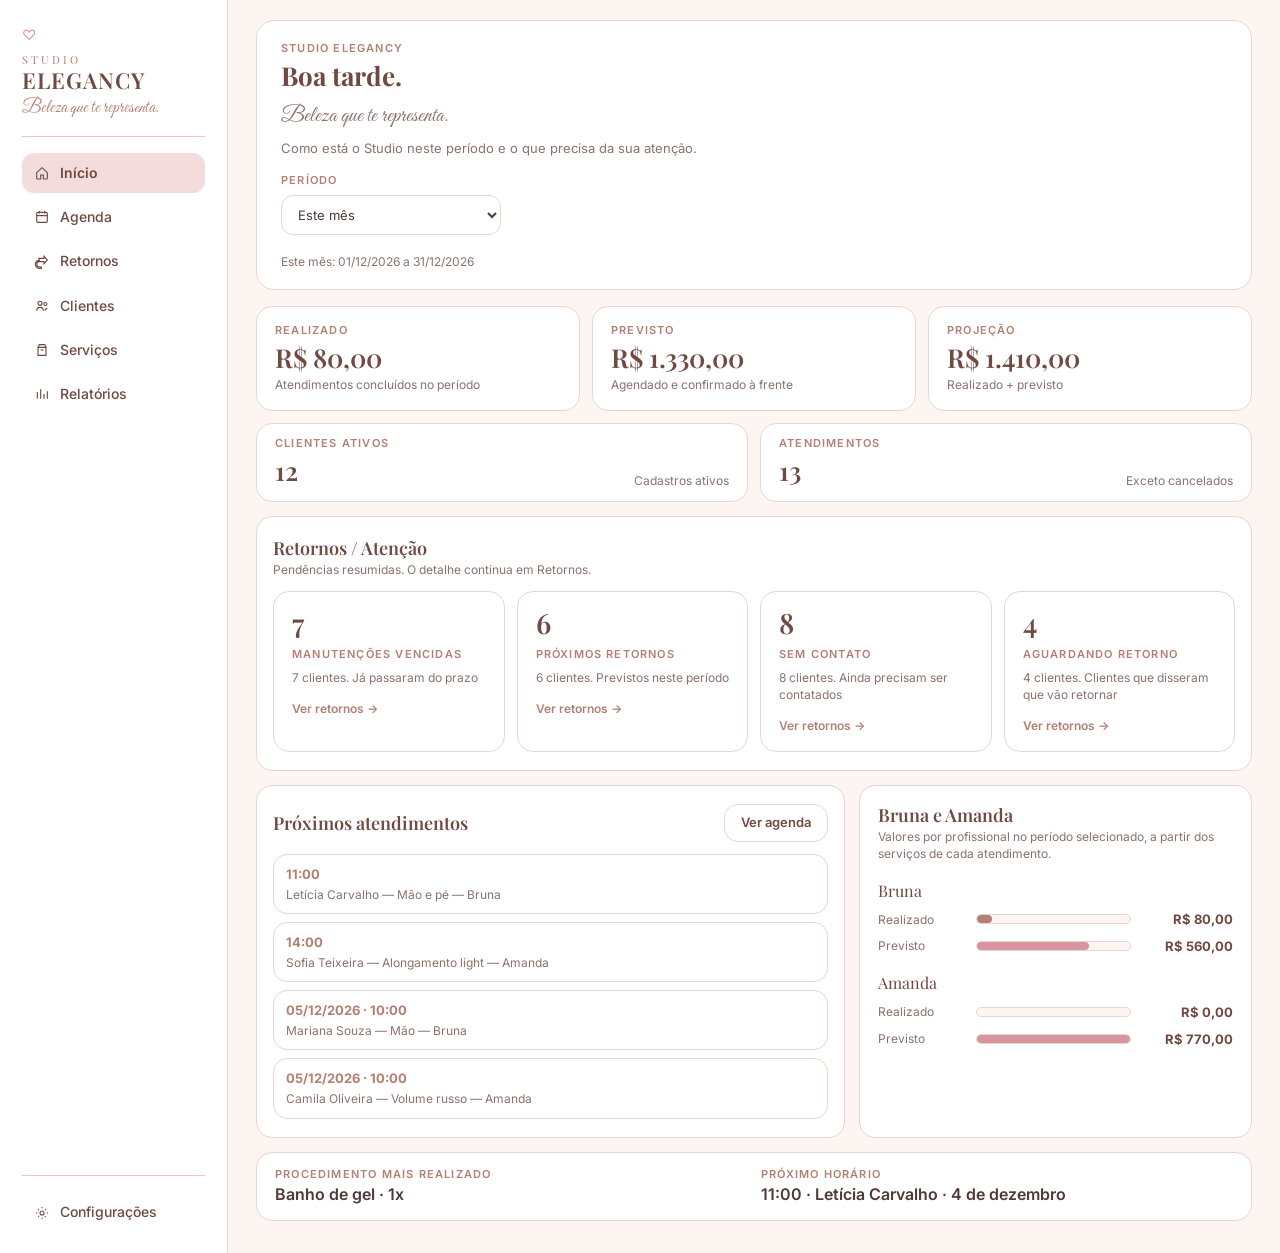
<file: index.html>
<!DOCTYPE html>
<html lang="pt-BR">
<head>
  <meta charset="UTF-8">
  <meta name="viewport" content="width=device-width, initial-scale=1">
  <title>Início · Studio Elegancy</title>
  <link rel="preconnect" href="https://fonts.googleapis.com">
  <link rel="preconnect" href="https://fonts.gstatic.com" crossorigin>
  <link href="https://fonts.googleapis.com/css2?family=Great+Vibes&family=Inter:wght@400;500;600&family=Playfair+Display:wght@500;600&display=swap" rel="stylesheet">
  <link rel="stylesheet" href="css/tokens.css">
  <link rel="stylesheet" href="css/base.css">
  <link rel="stylesheet" href="css/layout.css">
  <link rel="stylesheet" href="css/components.css">
  <link rel="stylesheet" href="css/pages.css?v=dash1">
</head>
<body class="app-body" data-page="inicio">
  <main class="content">
    <section class="card welcome">
      <span class="kicker">Studio Elegancy</span>
      <h1 class="greeting" data-greeting>Bom dia.</h1>
      <p class="greeting-slogan">Beleza que te representa.</p>
      <p>Como está o Studio neste período e o que precisa da sua atenção.</p>
      <div class="period">
        <div class="field" style="min-width:220px">
          <label for="period-select">Período</label>
          <select class="select" id="period-select">
            <option value="hoje">Hoje</option>
            <option value="esta-semana">Esta semana</option>
            <option value="mes-atual" selected>Este mês</option>
            <option value="proximo-mes">Próximo mês</option>
            <option value="personalizado">Personalizado</option>
          </select>
        </div>
        <div id="period-custom" hidden>
          <div class="btn-row">
            <input class="input" id="period-from" type="date">
            <input class="input" id="period-to" type="date">
          </div>
        </div>
        <p class="period-hint" id="period-hint">Este mês</p>
      </div>
    </section>

    <section class="metrics">
      <article class="card metric">
        <span class="kicker">Realizado</span>
        <div class="metric-value" id="metric-realized">R$ 0,00</div>
        <p class="metric-hint">Atendimentos concluídos no período</p>
      </article>
      <article class="card metric">
        <span class="kicker">Previsto</span>
        <div class="metric-value" id="metric-forecast">R$ 0,00</div>
        <p class="metric-hint">Agendado e confirmado à frente</p>
      </article>
      <article class="card metric">
        <span class="kicker">Projeção</span>
        <div class="metric-value" id="metric-projection">R$ 0,00</div>
        <p class="metric-hint">Realizado + previsto</p>
      </article>
    </section>

    <section class="stats">
      <article class="card stat-pill">
        <div>
          <span class="kicker">Clientes ativos</span>
          <div class="stat-value" id="stat-clients">0</div>
        </div>
        <span class="hint">Cadastros ativos</span>
      </article>
      <article class="card stat-pill">
        <div>
          <span class="kicker">Atendimentos</span>
          <div class="stat-value" id="stat-appts">0</div>
        </div>
        <span class="hint">Exceto cancelados</span>
      </article>
    </section>

    <section class="card card--pad dash-attention">
      <div class="section-head">
        <div>
          <h2 class="section-title">Retornos / Atenção</h2>
          <p class="hint">Pendências resumidas. O detalhe continua em Retornos.</p>
        </div>
      </div>
      <div class="dash-return-grid" id="dash-return-cards"></div>
    </section>

    <section class="main-grid">
      <article class="card card--pad">
        <div class="section-head">
          <h2 class="section-title">Próximos atendimentos</h2>
          <a class="btn btn--secondary" href="agenda.html">Ver agenda</a>
        </div>
        <div class="appt-list" id="dashboard-upcoming"></div>
      </article>

      <article class="card chart-block">
        <h2 class="section-title">Bruna e Amanda</h2>
        <p class="hint">Valores por profissional no período selecionado, a partir dos serviços de cada atendimento.</p>
        <div class="chart-row">
          <div class="chart-name">Bruna</div>
          <div class="chart-line">
            <span>Realizado</span>
            <div class="chart-track"><div class="chart-fill is-realized" id="chart-bruna-real-bar" style="width:0%"></div></div>
            <strong id="chart-bruna-real">R$ 0,00</strong>
          </div>
          <div class="chart-line">
            <span>Previsto</span>
            <div class="chart-track"><div class="chart-fill is-forecast" id="chart-bruna-prev-bar" style="width:0%"></div></div>
            <strong id="chart-bruna-prev">R$ 0,00</strong>
          </div>
        </div>
        <div class="chart-row">
          <div class="chart-name">Amanda</div>
          <div class="chart-line">
            <span>Realizado</span>
            <div class="chart-track"><div class="chart-fill is-realized" id="chart-amanda-real-bar" style="width:0%"></div></div>
            <strong id="chart-amanda-real">R$ 0,00</strong>
          </div>
          <div class="chart-line">
            <span>Previsto</span>
            <div class="chart-track"><div class="chart-fill is-forecast" id="chart-amanda-prev-bar" style="width:0%"></div></div>
            <strong id="chart-amanda-prev">R$ 0,00</strong>
          </div>
        </div>
      </article>
    </section>

    <section class="card footer-grid">
      <div>
        <span class="kicker">Procedimento mais realizado</span>
        <p class="appt-price" style="font-size:16px" id="dashboard-top-service">—</p>
      </div>
      <div id="dashboard-next">
        <span class="kicker">Próximo horário</span>
        <p class="appt-price" style="font-size:16px" id="dashboard-next-text"></p>
      </div>
    </section>
  </main>

  <script src="js/data.js?v=pub1"></script>
  <script src="js/demo-seed.js?v=pub1"></script>
  <script src="js/state.js?v=pub1"></script>
  <script src="js/catalog.js?v=svc5"></script>
  <script src="js/availability.js?v=av1"></script>
  <script src="js/shell.js?v=ret1"></script>
  <script src="js/appointments.js?v=svc5"></script>
  <script src="js/maintenance.js?v=dash2"></script>
  <script src="js/clients-form.js?v=et5"></script>
  <script src="js/anamnese.js?v=et5"></script>
  <script src="js/new-appointment.js?v=svc5"></script>
  <script src="js/app.js?v=dash2"></script>
</body>
</html>
</file>
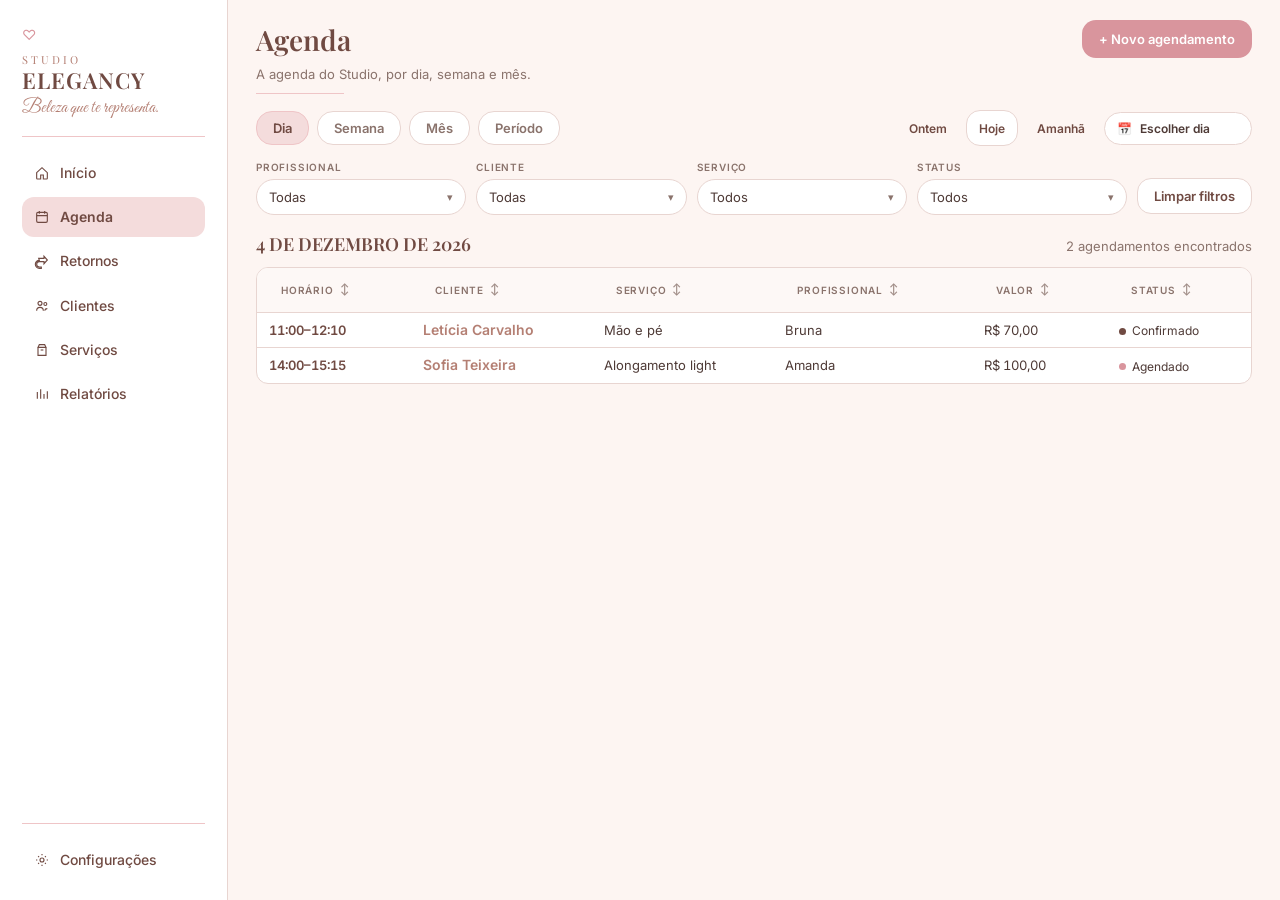
<file: agenda.html>
<!DOCTYPE html>
<html lang="pt-BR">
<head>
  <meta charset="UTF-8">
  <meta name="viewport" content="width=device-width, initial-scale=1">
  <title>Agenda · Studio Elegancy</title>
  <link rel="preconnect" href="https://fonts.googleapis.com">
  <link rel="preconnect" href="https://fonts.gstatic.com" crossorigin>
  <link href="https://fonts.googleapis.com/css2?family=Great+Vibes&family=Inter:wght@400;500;600&family=Playfair+Display:wght@500;600&display=swap" rel="stylesheet">
  <link rel="stylesheet" href="css/tokens.css">
  <link rel="stylesheet" href="css/base.css">
  <link rel="stylesheet" href="css/layout.css?v=lista1">
  <link rel="stylesheet" href="css/components.css?v=sync1">
  <link rel="stylesheet" href="css/pages.css?v=tbl1">
</head>
<body class="app-body" data-page="agenda">
  <main class="content">
    <header class="page-header">
      <div>
        <h1 class="page-title">Agenda</h1>
        <p class="page-subtitle">A agenda do Studio, por dia, semana e mês.</p>
        <div class="header-rule"></div>
      </div>
      <button class="btn btn--primary" id="new-appt" data-open-new-appt type="button">+ Novo agendamento</button>
    </header>
    <div class="agenda-toolbar">
      <div class="segments">
        <button class="segment is-active" data-mode="day" type="button">Dia</button>
        <button class="segment" data-mode="week" type="button">Semana</button>
        <button class="segment" data-mode="month" type="button">Mês</button>
        <button class="segment" data-mode="range" type="button" aria-label="Período personalizado">Período</button>
      </div>
      <div class="agenda-nav" id="agenda-nav-standard">
        <button class="btn btn--ghost" id="agenda-prev" type="button">Ontem</button>
        <button class="btn btn--secondary" id="agenda-current" type="button">Hoje</button>
        <button class="btn btn--ghost" id="agenda-next" type="button">Amanhã</button>
        <label class="agenda-datepick" id="agenda-pick-wrap">
          <span aria-hidden="true">📅</span>
          <span id="agenda-pick-label">Escolher dia</span>
          <input id="agenda-date" type="date" aria-label="Escolher dia">
        </label>
        <label class="agenda-datepick" id="agenda-month-wrap" hidden>
          <span aria-hidden="true">📅</span>
          <span>Escolher mês</span>
          <input id="agenda-month" type="month" aria-label="Escolher mês">
        </label>
      </div>
    </div>
    <div class="agenda-range" id="agenda-range-bar" hidden>
      <label class="agenda-filter">
        <span>Data inicial</span>
        <input class="input" id="range-start" type="date">
      </label>
      <label class="agenda-filter">
        <span>Data final</span>
        <input class="input" id="range-end" type="date">
      </label>
      <button class="btn btn--primary" id="range-apply" type="button">Aplicar período</button>
      <button class="btn btn--secondary" id="range-clear" type="button">Limpar período</button>
    </div>
    <p class="hint agenda-range-error" id="range-error" hidden>Informe a data inicial e a data final para consultar o período.</p>
    <div class="agenda-filters" id="agenda-filters">
      <div class="ms" data-ms="profissional"></div>
      <div class="ms" data-ms="cliente"></div>
      <div class="ms" data-ms="servico"></div>
      <div class="ms" data-ms="status"></div>
      <button class="btn btn--secondary" id="agenda-clear" type="button">Limpar filtros</button>
    </div>
    <div id="agenda-root"></div>
  </main>
  <script src="js/data.js?v=pub1"></script>
  <script src="js/demo-seed.js?v=pub1"></script>
  <script src="js/state.js?v=pub1"></script>
  <script src="js/catalog.js?v=svc5"></script>
  <script src="js/availability.js?v=av1"></script>
  <script src="js/shell.js?v=se1"></script>
  <script src="js/tables.js?v=tbl1"></script>
  <script src="js/appointments.js?v=tbl1"></script>
  <script src="js/maintenance.js?v=tbl1"></script>
  <script src="js/clients-form.js?v=et5"></script>
  <script src="js/anamnese.js?v=et5"></script>
  <script src="js/agenda.js?v=tbl1"></script>
  <script src="js/new-appointment.js?v=svc5"></script>
</body>
</html>
</file>
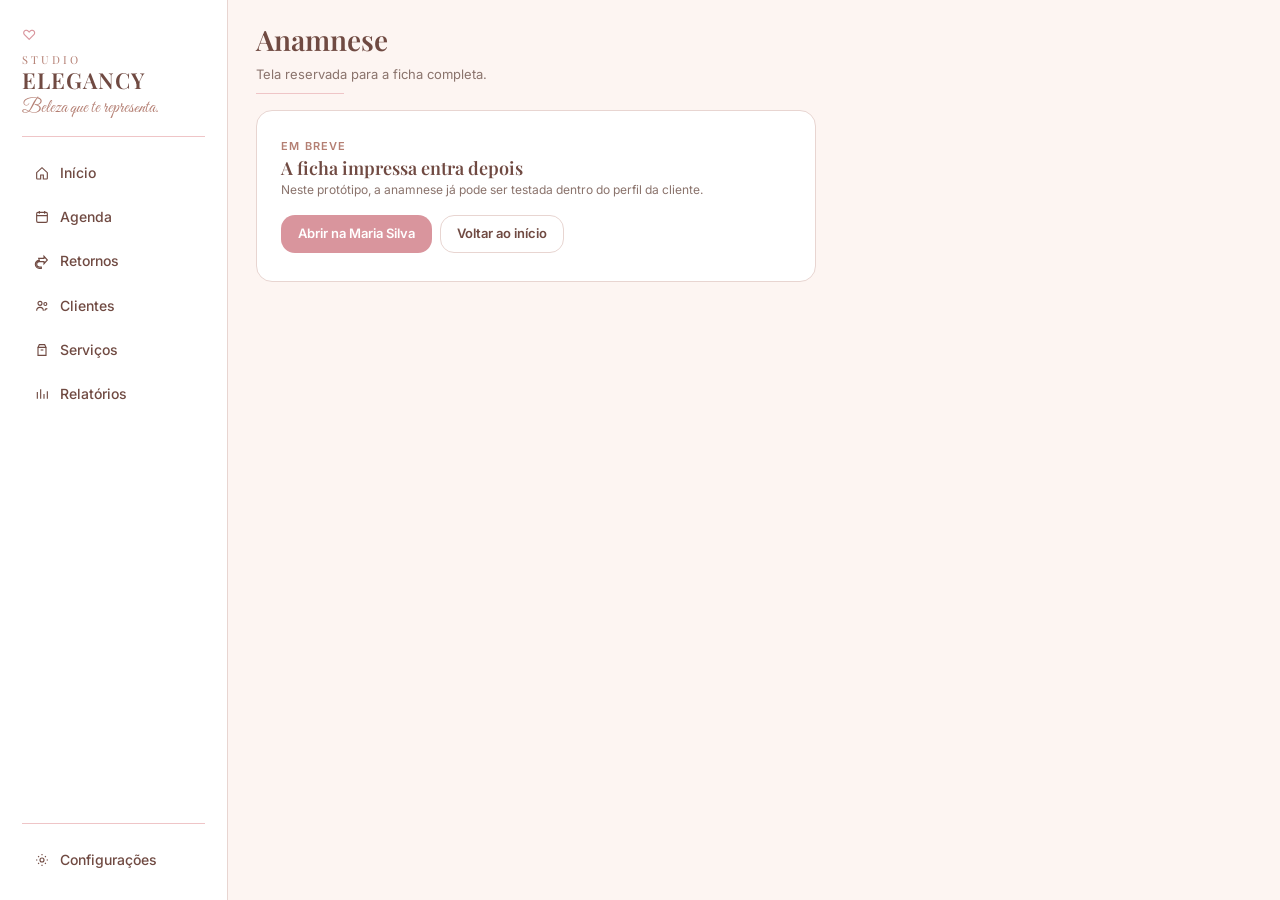
<file: anamnese.html>
<!DOCTYPE html>
<html lang="pt-BR">
<head>
  <meta charset="UTF-8">
  <meta name="viewport" content="width=device-width, initial-scale=1">
  <title>Anamnese · Studio Elegancy</title>
  <link rel="preconnect" href="https://fonts.googleapis.com">
  <link rel="preconnect" href="https://fonts.gstatic.com" crossorigin>
  <link href="https://fonts.googleapis.com/css2?family=Great+Vibes&family=Inter:wght@400;500;600&family=Playfair+Display:wght@500;600&display=swap" rel="stylesheet">
  <link rel="stylesheet" href="css/tokens.css">
  <link rel="stylesheet" href="css/base.css">
  <link rel="stylesheet" href="css/layout.css">
  <link rel="stylesheet" href="css/components.css">
  <link rel="stylesheet" href="css/pages.css">
</head>
<body class="app-body" data-page="anamnese">
  <main class="content">
    <header class="page-header">
      <div>
        <h1 class="page-title">Anamnese</h1>
        <p class="page-subtitle">Tela reservada para a ficha completa.</p>
        <div class="header-rule"></div>
      </div>
    </header>
    <section class="card placeholder-card">
      <span class="kicker">Em breve</span>
      <h2 class="section-title">A ficha impressa entra depois</h2>
      <p class="hint">Neste protótipo, a anamnese já pode ser testada dentro do perfil da cliente.</p>
      <div class="btn-row" style="margin-top:16px">
        <a class="btn btn--primary" href="clientes.html?cliente=maria&tab=anamnese">Abrir na Maria Silva</a>
        <a class="btn btn--secondary" href="index.html">Voltar ao início</a>
      </div>
    </section>
  </main>
  <script src="js/data.js?v=pub1"></script>
  <script src="js/demo-seed.js?v=pub1"></script>
  <script src="js/state.js?v=pub1"></script>
  <script src="js/catalog.js?v=svc5"></script>
  <script src="js/availability.js?v=av1"></script>
  <script src="js/shell.js?v=se1"></script>
  <script src="js/appointments.js?v=svc5"></script>
  <script src="js/maintenance.js?v=svc5"></script>
</body>
</html>
</file>
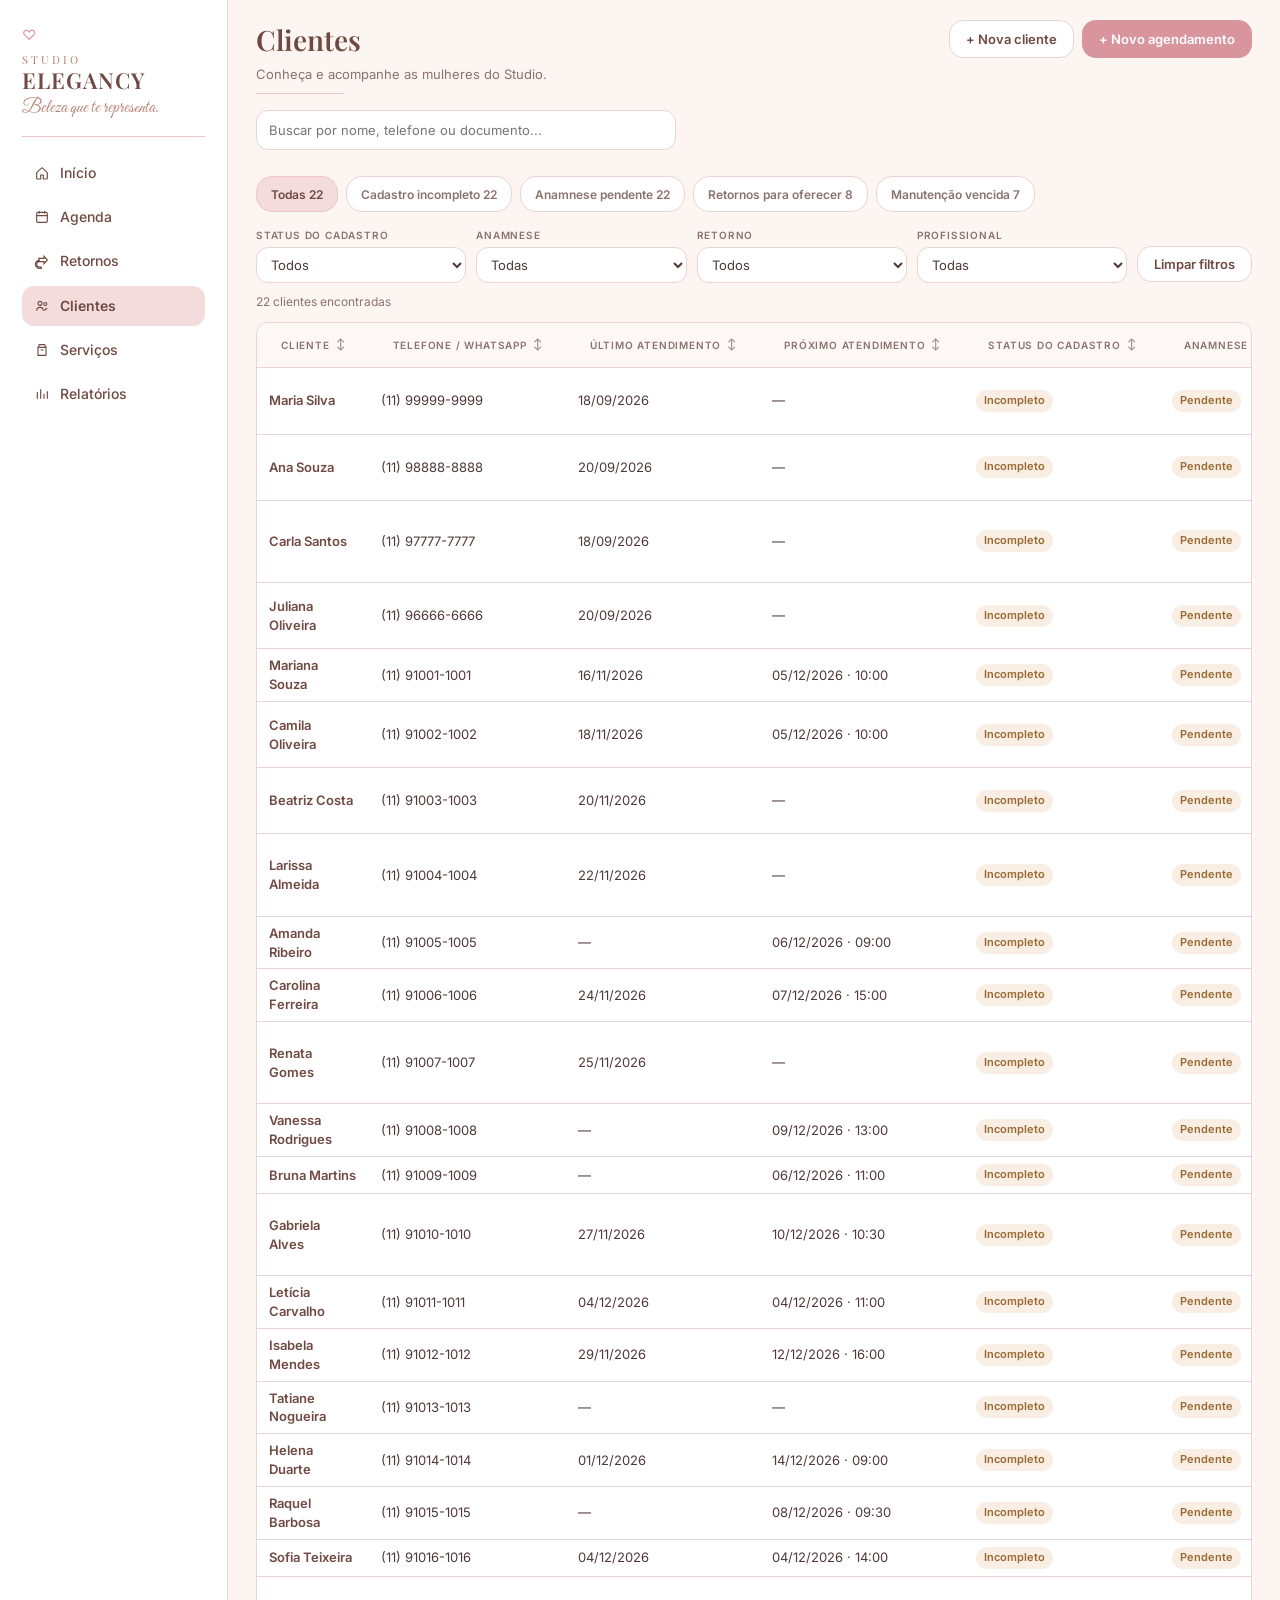
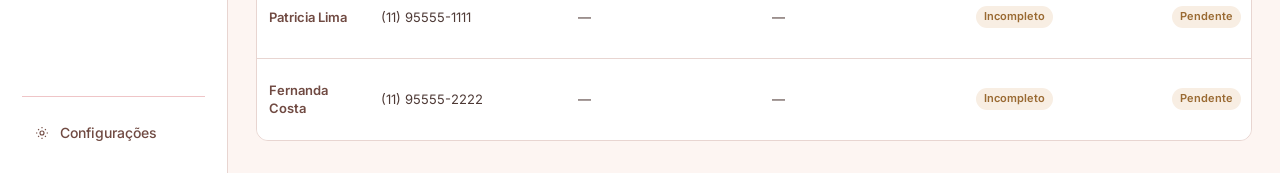
<file: clientes.html>
<!DOCTYPE html>
<html lang="pt-BR">
<head>
  <meta charset="UTF-8">
  <meta name="viewport" content="width=device-width, initial-scale=1">
  <title>Clientes · Studio Elegancy</title>
  <link rel="preconnect" href="https://fonts.googleapis.com">
  <link rel="preconnect" href="https://fonts.gstatic.com" crossorigin>
  <link href="https://fonts.googleapis.com/css2?family=Great+Vibes&family=Inter:wght@400;500;600&family=Playfair+Display:wght@500;600&display=swap" rel="stylesheet">
  <link rel="stylesheet" href="css/tokens.css">
  <link rel="stylesheet" href="css/base.css">
  <link rel="stylesheet" href="css/layout.css?v=crm1">
  <link rel="stylesheet" href="css/components.css?v=sync1">
  <link rel="stylesheet" href="css/pages.css?v=tbl1">
</head>
<body class="app-body" data-page="clientes">
  <main class="content">
    <header class="page-header">
      <div>
        <h1 class="page-title">Clientes</h1>
        <p class="page-subtitle">Conheça e acompanhe as mulheres do Studio.</p>
        <div class="header-rule"></div>
      </div>
      <div class="btn-row">
        <button class="btn btn--secondary" id="new-client" type="button">+ Nova cliente</button>
        <button class="btn btn--primary" data-open-new-appt type="button">+ Novo agendamento</button>
      </div>
    </header>

    <section id="crm-list">
      <div class="crm-toolbar">
        <input class="input search" id="client-search" type="search" placeholder="Buscar por nome, telefone ou documento...">
      </div>
      <div class="crm-counters" id="client-filters"></div>
      <div class="agenda-filters crm-filters" id="crm-table-filters">
        <label class="agenda-filter">
          <span>Status do cadastro</span>
          <select class="select" id="filter-cadastro">
            <option value="todos">Todos</option>
            <option value="completo">Cadastro completo</option>
            <option value="incompleto">Cadastro incompleto</option>
          </select>
        </label>
        <label class="agenda-filter">
          <span>Anamnese</span>
          <select class="select" id="filter-anamnese">
            <option value="todas">Todas</option>
            <option value="completa">Completa</option>
            <option value="pendente">Pendente</option>
          </select>
        </label>
        <label class="agenda-filter">
          <span>Retorno</span>
          <select class="select" id="filter-retorno">
            <option value="todos">Todos</option>
            <option value="oferecer">Sem retorno agendado</option>
            <option value="agendado">Retorno agendado</option>
            <option value="vencido">Vencido</option>
          </select>
        </label>
        <label class="agenda-filter">
          <span>Profissional</span>
          <select class="select" id="filter-pro">
            <option value="todas">Todas</option>
            <option value="Bruna">Bruna</option>
            <option value="Amanda">Amanda</option>
          </select>
        </label>
        <button class="btn btn--secondary" id="crm-clear" type="button">Limpar filtros</button>
      </div>
      <p class="hint crm-count" id="crm-count"></p>
      <div id="client-table"></div>
    </section>

    <section id="crm-profile" hidden></section>
  </main>
  <script src="js/data.js?v=pub1"></script>
  <script src="js/demo-seed.js?v=pub1"></script>
  <script src="js/state.js?v=pub1"></script>
  <script src="js/catalog.js?v=svc5"></script>
  <script src="js/availability.js?v=av1"></script>
  <script src="js/shell.js?v=se1"></script>
  <script src="js/tables.js?v=tbl1"></script>
  <script src="js/appointments.js?v=tbl1"></script>
  <script src="js/maintenance.js?v=tbl1"></script>
  <script src="js/clients-form.js?v=et5"></script>
  <script src="js/new-appointment.js?v=svc5"></script>
  <script src="js/anamnese.js?v=et5"></script>
  <script src="js/clients.js?v=tbl1"></script>
</body>
</html>
</file>
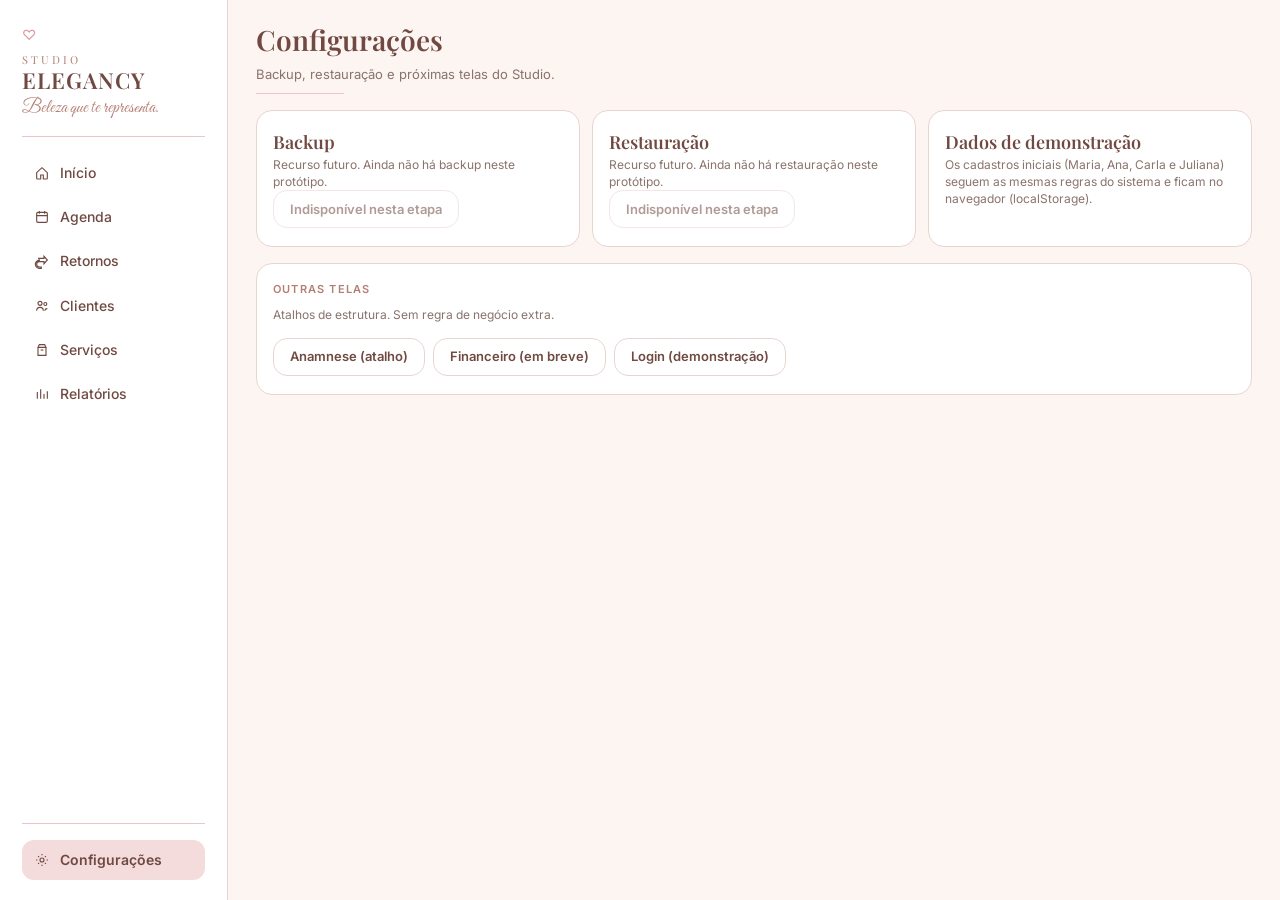
<file: configuracoes.html>
<!DOCTYPE html>
<html lang="pt-BR">
<head>
  <meta charset="UTF-8">
  <meta name="viewport" content="width=device-width, initial-scale=1">
  <title>Configurações · Studio Elegancy</title>
  <link rel="preconnect" href="https://fonts.googleapis.com">
  <link rel="preconnect" href="https://fonts.gstatic.com" crossorigin>
  <link href="https://fonts.googleapis.com/css2?family=Great+Vibes&family=Inter:wght@400;500;600&family=Playfair+Display:wght@500;600&display=swap" rel="stylesheet">
  <link rel="stylesheet" href="css/tokens.css">
  <link rel="stylesheet" href="css/base.css">
  <link rel="stylesheet" href="css/layout.css">
  <link rel="stylesheet" href="css/components.css">
  <link rel="stylesheet" href="css/pages.css">
</head>
<body class="app-body" data-page="configuracoes">
  <main class="content">
    <header class="page-header">
      <div>
        <h1 class="page-title">Configurações</h1>
        <p class="page-subtitle">Backup, restauração e próximas telas do Studio.</p>
        <div class="header-rule"></div>
      </div>
    </header>
    <section class="metrics">
      <article class="card card--pad">
        <h2 class="section-title">Backup</h2>
        <p class="hint">Recurso futuro. Ainda não há backup neste protótipo.</p>
        <button class="btn btn--secondary" type="button" disabled>Indisponível nesta etapa</button>
      </article>
      <article class="card card--pad">
        <h2 class="section-title">Restauração</h2>
        <p class="hint">Recurso futuro. Ainda não há restauração neste protótipo.</p>
        <button class="btn btn--secondary" type="button" disabled>Indisponível nesta etapa</button>
      </article>
      <article class="card card--pad">
        <h2 class="section-title">Dados de demonstração</h2>
        <p class="hint">Os cadastros iniciais (Maria, Ana, Carla e Juliana) seguem as mesmas regras do sistema e ficam no navegador (localStorage).</p>
      </article>
    </section>
    <section class="card card--pad" style="margin-top:16px">
      <span class="kicker">Outras telas</span>
      <p class="hint" style="margin:8px 0 14px">Atalhos de estrutura. Sem regra de negócio extra.</p>
      <div class="btn-row">
        <a class="btn btn--secondary" href="anamnese.html">Anamnese (atalho)</a>
        <a class="btn btn--secondary" href="financeiro.html">Financeiro (em breve)</a>
        <a class="btn btn--secondary" href="login.html">Login (demonstração)</a>
      </div>
    </section>
  </main>
  <script src="js/data.js?v=pub1"></script>
  <script src="js/demo-seed.js?v=pub1"></script>
  <script src="js/state.js?v=pub1"></script>
  <script src="js/catalog.js?v=svc5"></script>
  <script src="js/availability.js?v=av1"></script>
  <script src="js/shell.js?v=se1"></script>
  <script src="js/appointments.js?v=svc5"></script>
  <script src="js/maintenance.js?v=svc5"></script>
</body>
</html>
</file>
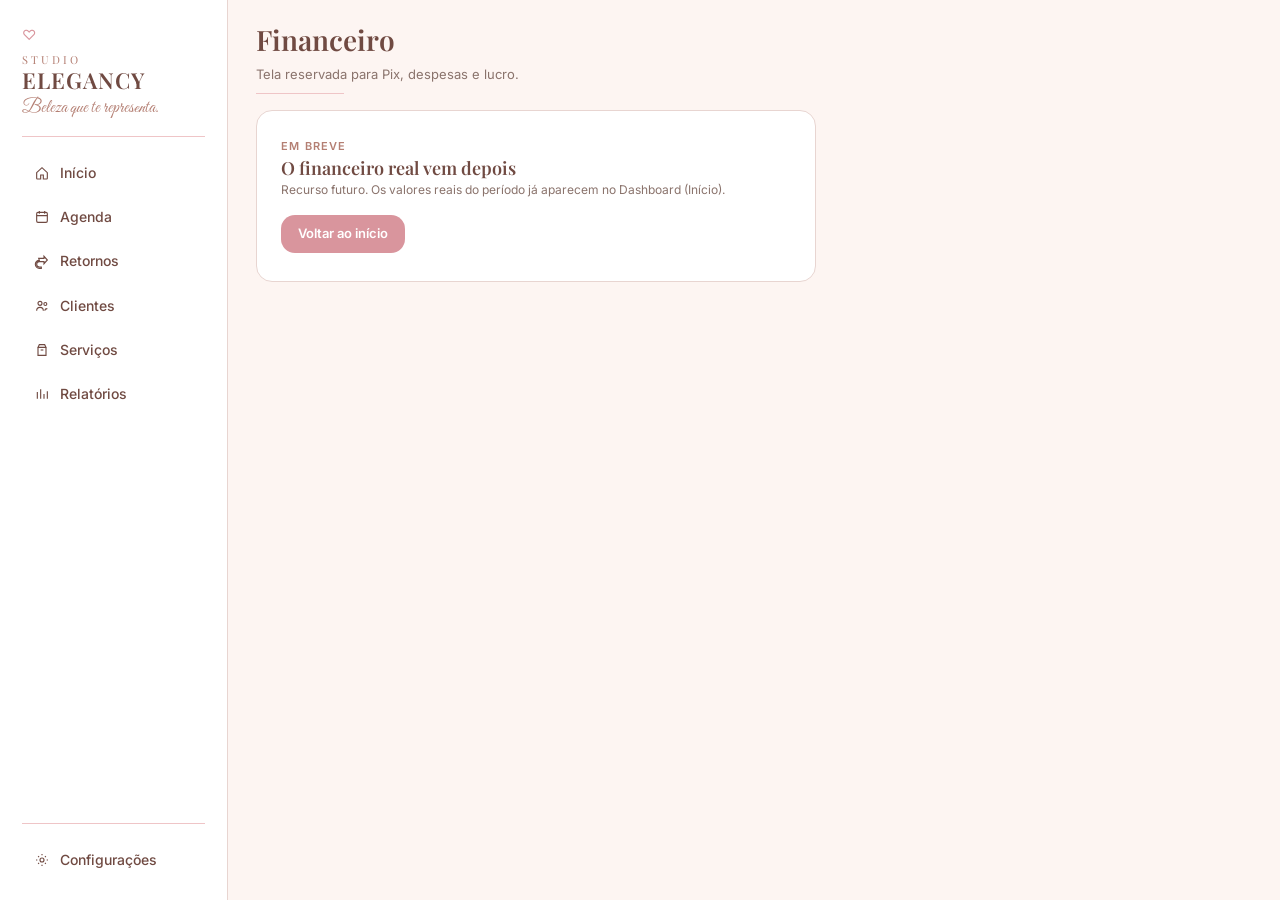
<file: financeiro.html>
<!DOCTYPE html>
<html lang="pt-BR">
<head>
  <meta charset="UTF-8">
  <meta name="viewport" content="width=device-width, initial-scale=1">
  <title>Financeiro · Studio Elegancy</title>
  <link rel="preconnect" href="https://fonts.googleapis.com">
  <link rel="preconnect" href="https://fonts.gstatic.com" crossorigin>
  <link href="https://fonts.googleapis.com/css2?family=Great+Vibes&family=Inter:wght@400;500;600&family=Playfair+Display:wght@500;600&display=swap" rel="stylesheet">
  <link rel="stylesheet" href="css/tokens.css">
  <link rel="stylesheet" href="css/base.css">
  <link rel="stylesheet" href="css/layout.css">
  <link rel="stylesheet" href="css/components.css">
  <link rel="stylesheet" href="css/pages.css">
</head>
<body class="app-body" data-page="financeiro">
  <main class="content">
    <header class="page-header">
      <div>
        <h1 class="page-title">Financeiro</h1>
        <p class="page-subtitle">Tela reservada para Pix, despesas e lucro.</p>
        <div class="header-rule"></div>
      </div>
    </header>
    <section class="card placeholder-card">
      <span class="kicker">Em breve</span>
      <h2 class="section-title">O financeiro real vem depois</h2>
      <p class="hint">Recurso futuro. Os valores reais do período já aparecem no Dashboard (Início).</p>
      <a class="btn btn--primary" href="index.html" style="margin-top:16px">Voltar ao início</a>
    </section>
  </main>
  <script src="js/data.js?v=pub1"></script>
  <script src="js/demo-seed.js?v=pub1"></script>
  <script src="js/state.js?v=pub1"></script>
  <script src="js/catalog.js?v=svc5"></script>
  <script src="js/availability.js?v=av1"></script>
  <script src="js/shell.js?v=se1"></script>
  <script src="js/appointments.js?v=svc5"></script>
  <script src="js/maintenance.js?v=svc5"></script>
</body>
</html>
</file>
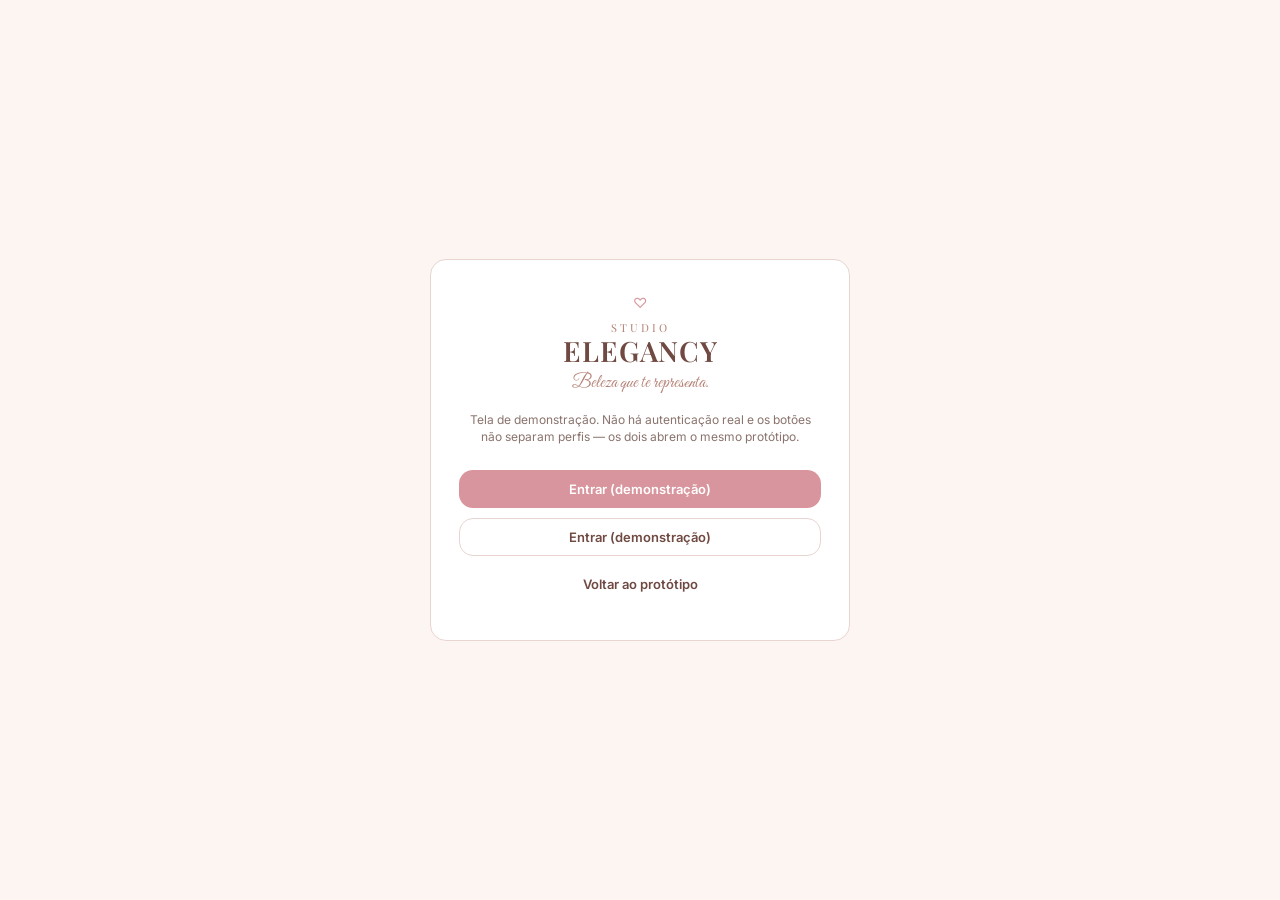
<file: login.html>
<!DOCTYPE html>
<html lang="pt-BR">
<head>
  <meta charset="UTF-8">
  <meta name="viewport" content="width=device-width, initial-scale=1">
  <title>Entrar · Studio Elegancy</title>
  <link rel="preconnect" href="https://fonts.googleapis.com">
  <link rel="preconnect" href="https://fonts.gstatic.com" crossorigin>
  <link href="https://fonts.googleapis.com/css2?family=Great+Vibes&family=Inter:wght@400;500;600&family=Playfair+Display:wght@500;600&display=swap" rel="stylesheet">
  <link rel="stylesheet" href="css/tokens.css">
  <link rel="stylesheet" href="css/base.css">
  <link rel="stylesheet" href="css/layout.css">
  <link rel="stylesheet" href="css/components.css">
  <link rel="stylesheet" href="css/pages.css">
</head>
<body data-shell="off" data-page="login">
  <main class="login-page">
    <section class="card login-card">
      <div class="brand-heart">♡</div>
      <div class="brand-studio">STUDIO</div>
      <div class="brand-name">ELEGANCY</div>
      <p class="brand-slogan">Beleza que te representa.</p>
      <p class="hint" style="margin-top:16px">Tela de demonstração. Não há autenticação real e os botões não separam perfis — os dois abrem o mesmo protótipo.</p>
      <div class="login-actions">
        <button class="btn btn--primary" type="button" id="enter-bruna">Entrar (demonstração)</button>
        <button class="btn btn--secondary" type="button" id="enter-amanda">Entrar (demonstração)</button>
        <a class="btn btn--ghost" href="index.html">Voltar ao protótipo</a>
      </div>
    </section>
  </main>
  <script src="js/data.js?v=pub1"></script>
  <script src="js/demo-seed.js?v=pub1"></script>
  <script src="js/state.js?v=pub1"></script>
  <script src="js/catalog.js?v=svc5"></script>
  <script src="js/availability.js?v=av1"></script>
  <script src="js/appointments.js?v=svc5"></script>
  <script>
    function go() {
      window.location.href = "index.html";
    }
    document.getElementById("enter-bruna").addEventListener("click", go);
    document.getElementById("enter-amanda").addEventListener("click", go);
  </script>
</body>
</html>
</file>
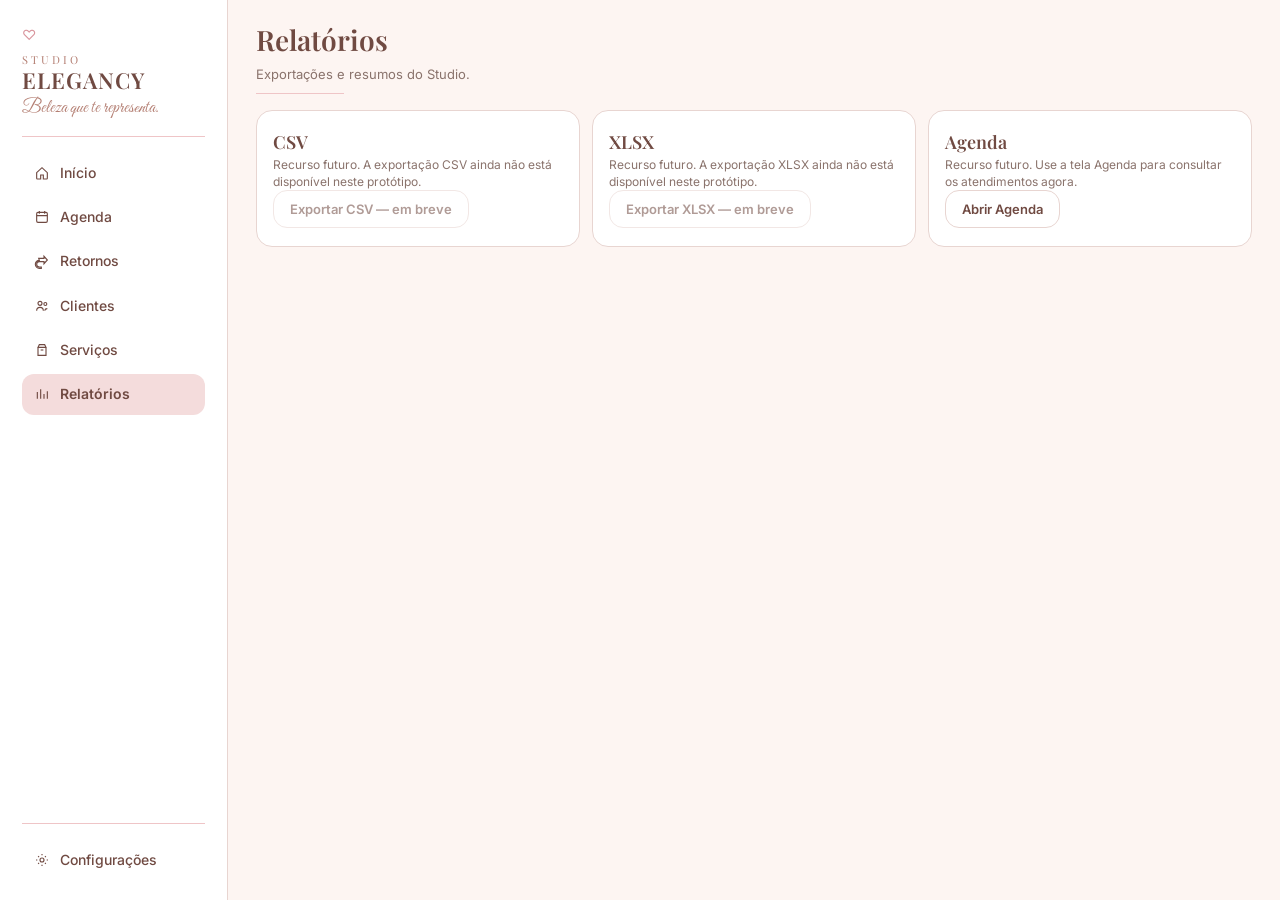
<file: relatorios.html>
<!DOCTYPE html>
<html lang="pt-BR">
<head>
  <meta charset="UTF-8">
  <meta name="viewport" content="width=device-width, initial-scale=1">
  <title>Relatórios · Studio Elegancy</title>
  <link rel="preconnect" href="https://fonts.googleapis.com">
  <link rel="preconnect" href="https://fonts.gstatic.com" crossorigin>
  <link href="https://fonts.googleapis.com/css2?family=Great+Vibes&family=Inter:wght@400;500;600&family=Playfair+Display:wght@500;600&display=swap" rel="stylesheet">
  <link rel="stylesheet" href="css/tokens.css">
  <link rel="stylesheet" href="css/base.css">
  <link rel="stylesheet" href="css/layout.css">
  <link rel="stylesheet" href="css/components.css">
  <link rel="stylesheet" href="css/pages.css">
</head>
<body class="app-body" data-page="relatorios">
  <main class="content">
    <header class="page-header">
      <div>
        <h1 class="page-title">Relatórios</h1>
        <p class="page-subtitle">Exportações e resumos do Studio.</p>
        <div class="header-rule"></div>
      </div>
    </header>
    <section class="metrics">
      <article class="card card--pad">
        <h2 class="section-title">CSV</h2>
        <p class="hint">Recurso futuro. A exportação CSV ainda não está disponível neste protótipo.</p>
        <button class="btn btn--secondary" type="button" disabled>Exportar CSV — em breve</button>
      </article>
      <article class="card card--pad">
        <h2 class="section-title">XLSX</h2>
        <p class="hint">Recurso futuro. A exportação XLSX ainda não está disponível neste protótipo.</p>
        <button class="btn btn--secondary" type="button" disabled>Exportar XLSX — em breve</button>
      </article>
      <article class="card card--pad">
        <h2 class="section-title">Agenda</h2>
        <p class="hint">Recurso futuro. Use a tela Agenda para consultar os atendimentos agora.</p>
        <a class="btn btn--secondary" href="agenda.html">Abrir Agenda</a>
      </article>
    </section>
  </main>
  <script src="js/data.js?v=pub1"></script>
  <script src="js/demo-seed.js?v=pub1"></script>
  <script src="js/state.js?v=pub1"></script>
  <script src="js/catalog.js?v=svc5"></script>
  <script src="js/availability.js?v=av1"></script>
  <script src="js/shell.js?v=se1"></script>
  <script src="js/appointments.js?v=svc5"></script>
  <script src="js/maintenance.js?v=svc5"></script>
</body>
</html>
</file>
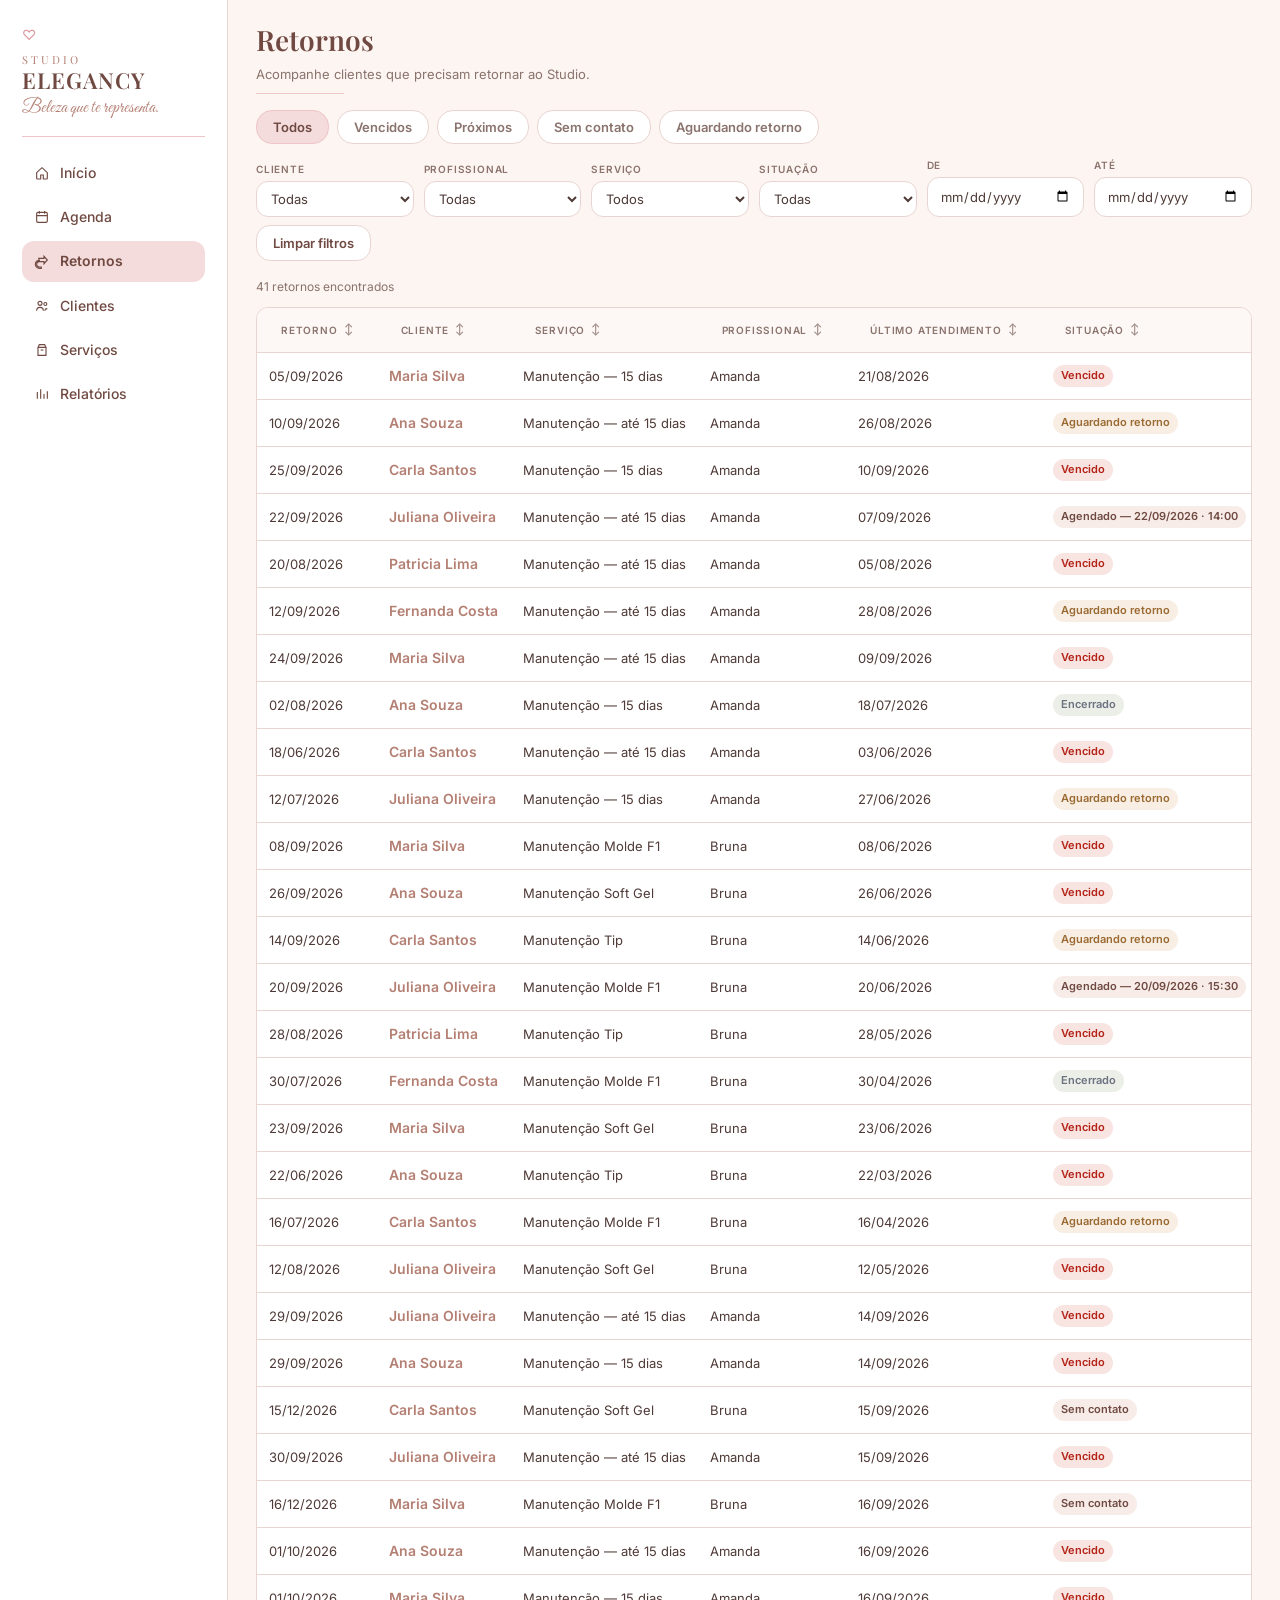
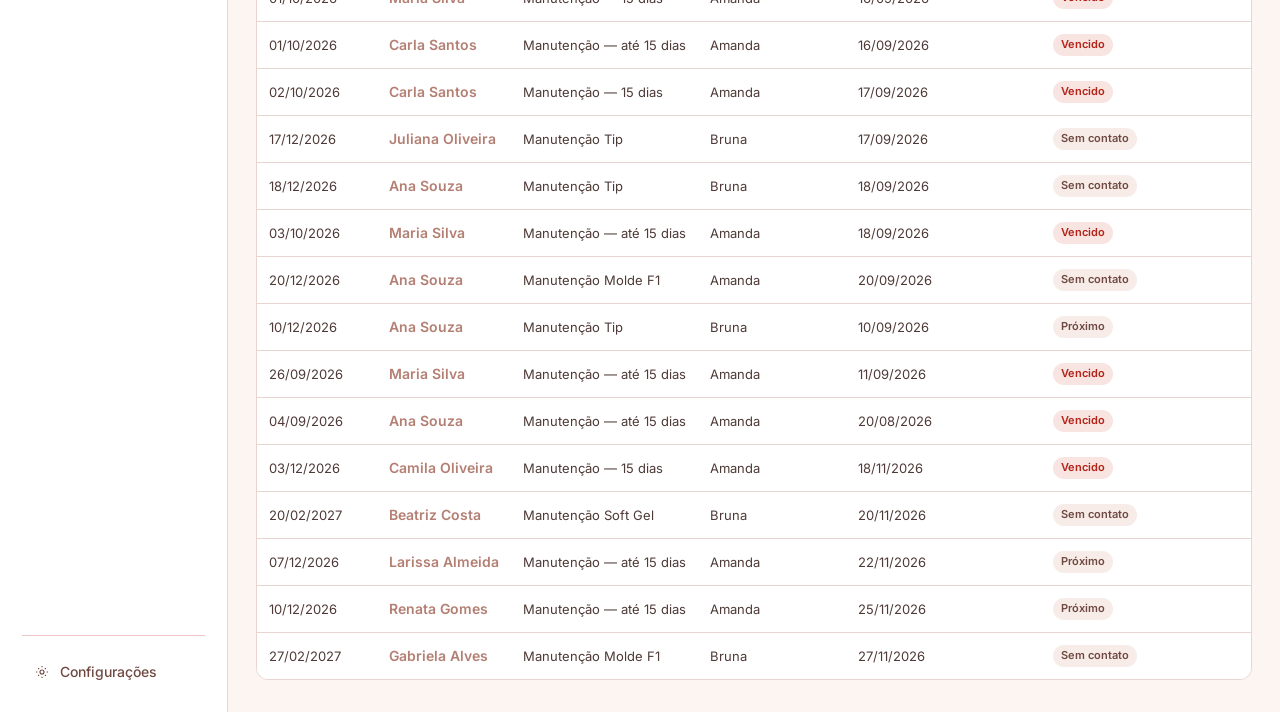
<file: retornos.html>
<!DOCTYPE html>
<html lang="pt-BR">
<head>
  <meta charset="UTF-8">
  <meta name="viewport" content="width=device-width, initial-scale=1">
  <title>Retornos · Studio Elegancy</title>
  <link rel="preconnect" href="https://fonts.googleapis.com">
  <link rel="preconnect" href="https://fonts.gstatic.com" crossorigin>
  <link href="https://fonts.googleapis.com/css2?family=Great+Vibes&family=Inter:wght@400;500;600&family=Playfair+Display:wght@500;600&display=swap" rel="stylesheet">
  <link rel="stylesheet" href="css/tokens.css">
  <link rel="stylesheet" href="css/base.css">
  <link rel="stylesheet" href="css/layout.css?v=retm1">
  <link rel="stylesheet" href="css/components.css?v=retm1">
  <link rel="stylesheet" href="css/pages.css?v=retm1">
</head>
<body class="app-body" data-page="retornos">
  <main class="content">
    <header class="page-header">
      <div>
        <h1 class="page-title">Retornos</h1>
        <p class="page-subtitle">Acompanhe clientes que precisam retornar ao Studio.</p>
        <div class="header-rule"></div>
      </div>
    </header>
    <div class="agenda-toolbar">
      <div class="segments" id="returns-filters">
        <button class="segment is-active" type="button" data-return-filter="todas">Todos</button>
        <button class="segment" type="button" data-return-filter="vencida">Vencidos</button>
        <button class="segment" type="button" data-return-filter="proxima">Próximos</button>
        <button class="segment" type="button" data-return-filter="sem_contato">Sem contato</button>
        <button class="segment" type="button" data-return-filter="aguardando">Aguardando retorno</button>
      </div>
    </div>
    <div class="agenda-filters" id="returns-extra-filters">
      <label class="agenda-filter">
        <span>Cliente</span>
        <select class="select" id="ret-filter-client"></select>
      </label>
      <label class="agenda-filter">
        <span>Profissional</span>
        <select class="select" id="ret-filter-pro">
          <option value="">Todas</option>
          <option value="Amanda">Amanda</option>
          <option value="Bruna">Bruna</option>
        </select>
      </label>
      <label class="agenda-filter">
        <span>Serviço</span>
        <select class="select" id="ret-filter-svc"></select>
      </label>
      <label class="agenda-filter">
        <span>Situação</span>
        <select class="select" id="ret-filter-sit">
          <option value="">Todas</option>
          <option value="vencido">Vencido</option>
          <option value="proximo">Próximo</option>
          <option value="sem_contato">Sem contato</option>
          <option value="aguardando">Aguardando retorno</option>
          <option value="agendado">Agendado</option>
          <option value="encerrado">Encerrado</option>
        </select>
      </label>
      <label class="agenda-filter">
        <span>De</span>
        <input class="input" id="ret-filter-from" type="date">
      </label>
      <label class="agenda-filter">
        <span>Até</span>
        <input class="input" id="ret-filter-to" type="date">
      </label>
      <button class="btn btn--secondary" id="ret-filter-clear" type="button">Limpar filtros</button>
    </div>
    <p class="hint crm-count" id="returns-count"></p>
    <div id="returns-list"></div>
  </main>
  <script src="js/data.js?v=pub1"></script>
  <script src="js/demo-seed.js?v=pub1"></script>
  <script src="js/state.js?v=pub1"></script>
  <script src="js/catalog.js?v=svc5"></script>
  <script src="js/availability.js?v=av1"></script>
  <script src="js/shell.js?v=ret1"></script>
  <script src="js/tables.js?v=tbl1"></script>
  <script src="js/appointments.js?v=tbl1"></script>
  <script src="js/maintenance.js?v=retm1"></script>
  <script src="js/clients-form.js?v=et5"></script>
  <script src="js/anamnese.js?v=et5"></script>
  <script src="js/new-appointment.js?v=svc5"></script>
</body>
</html>
</file>
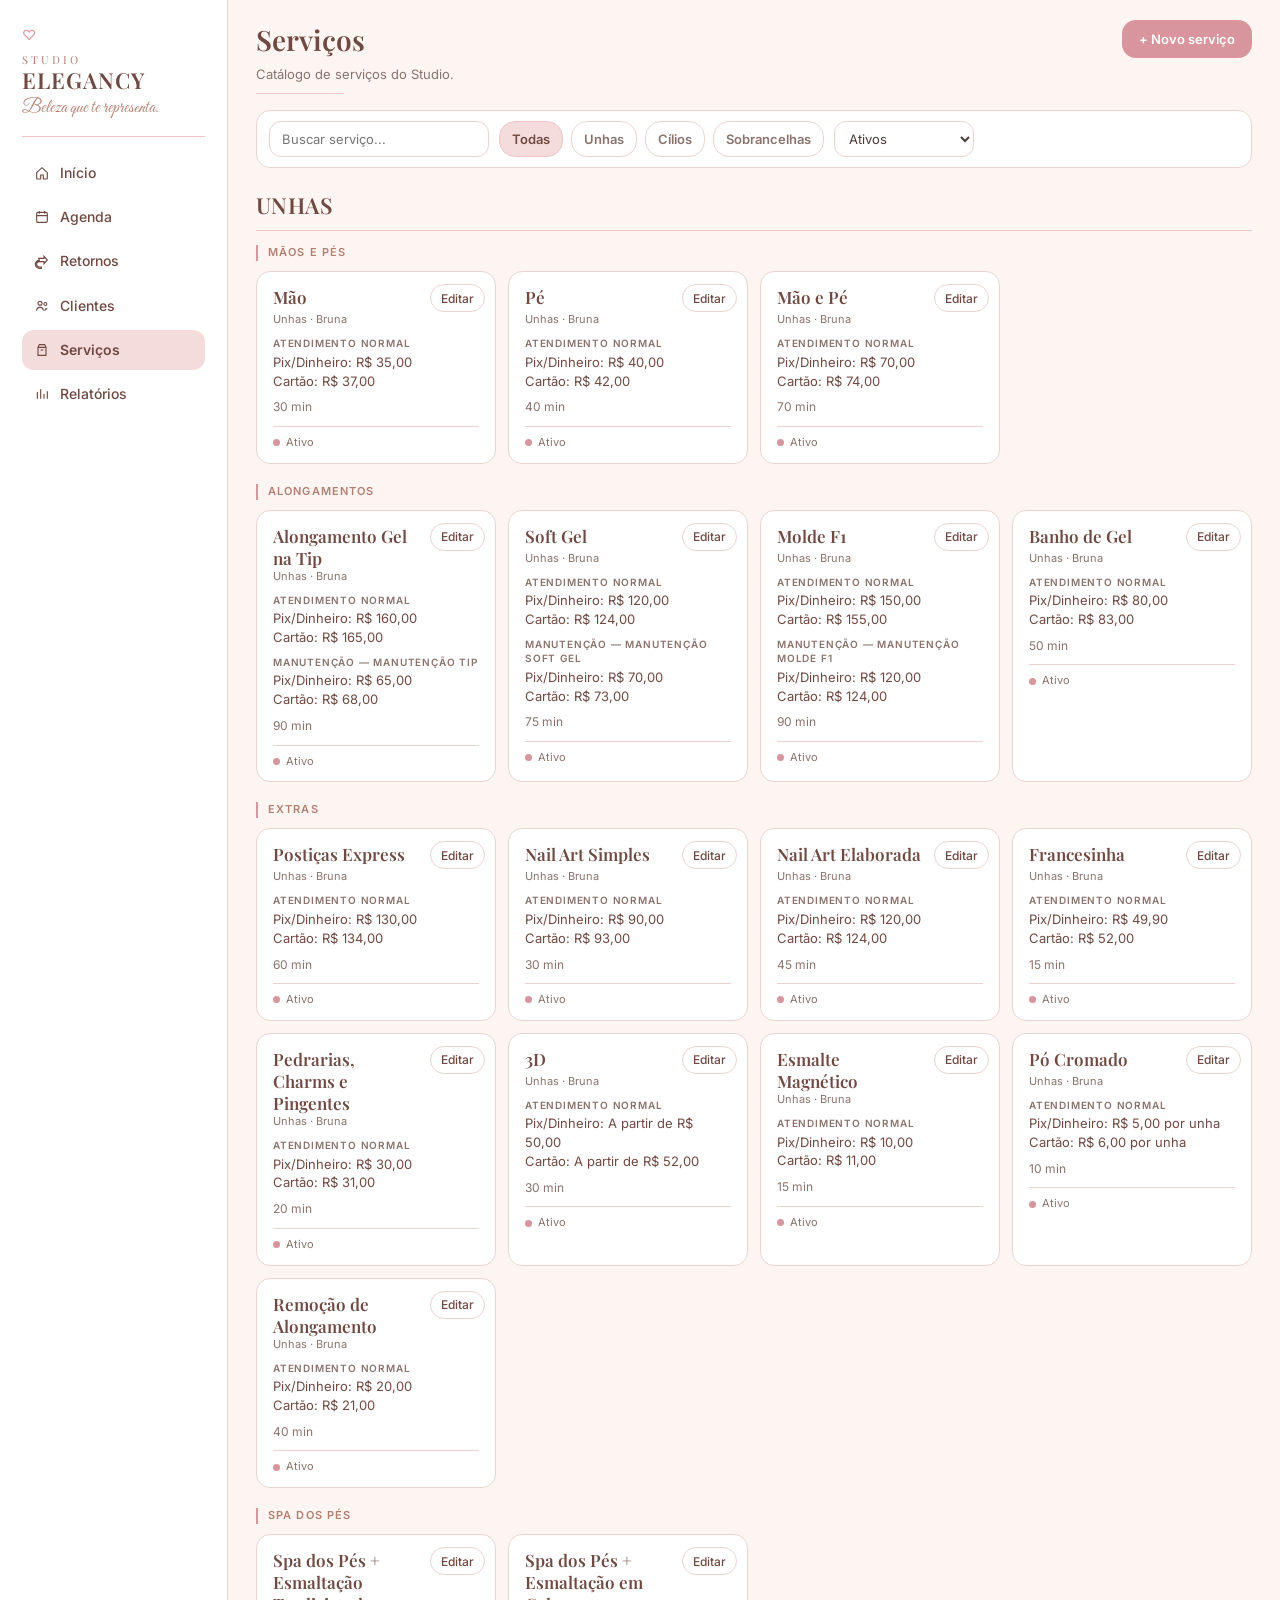
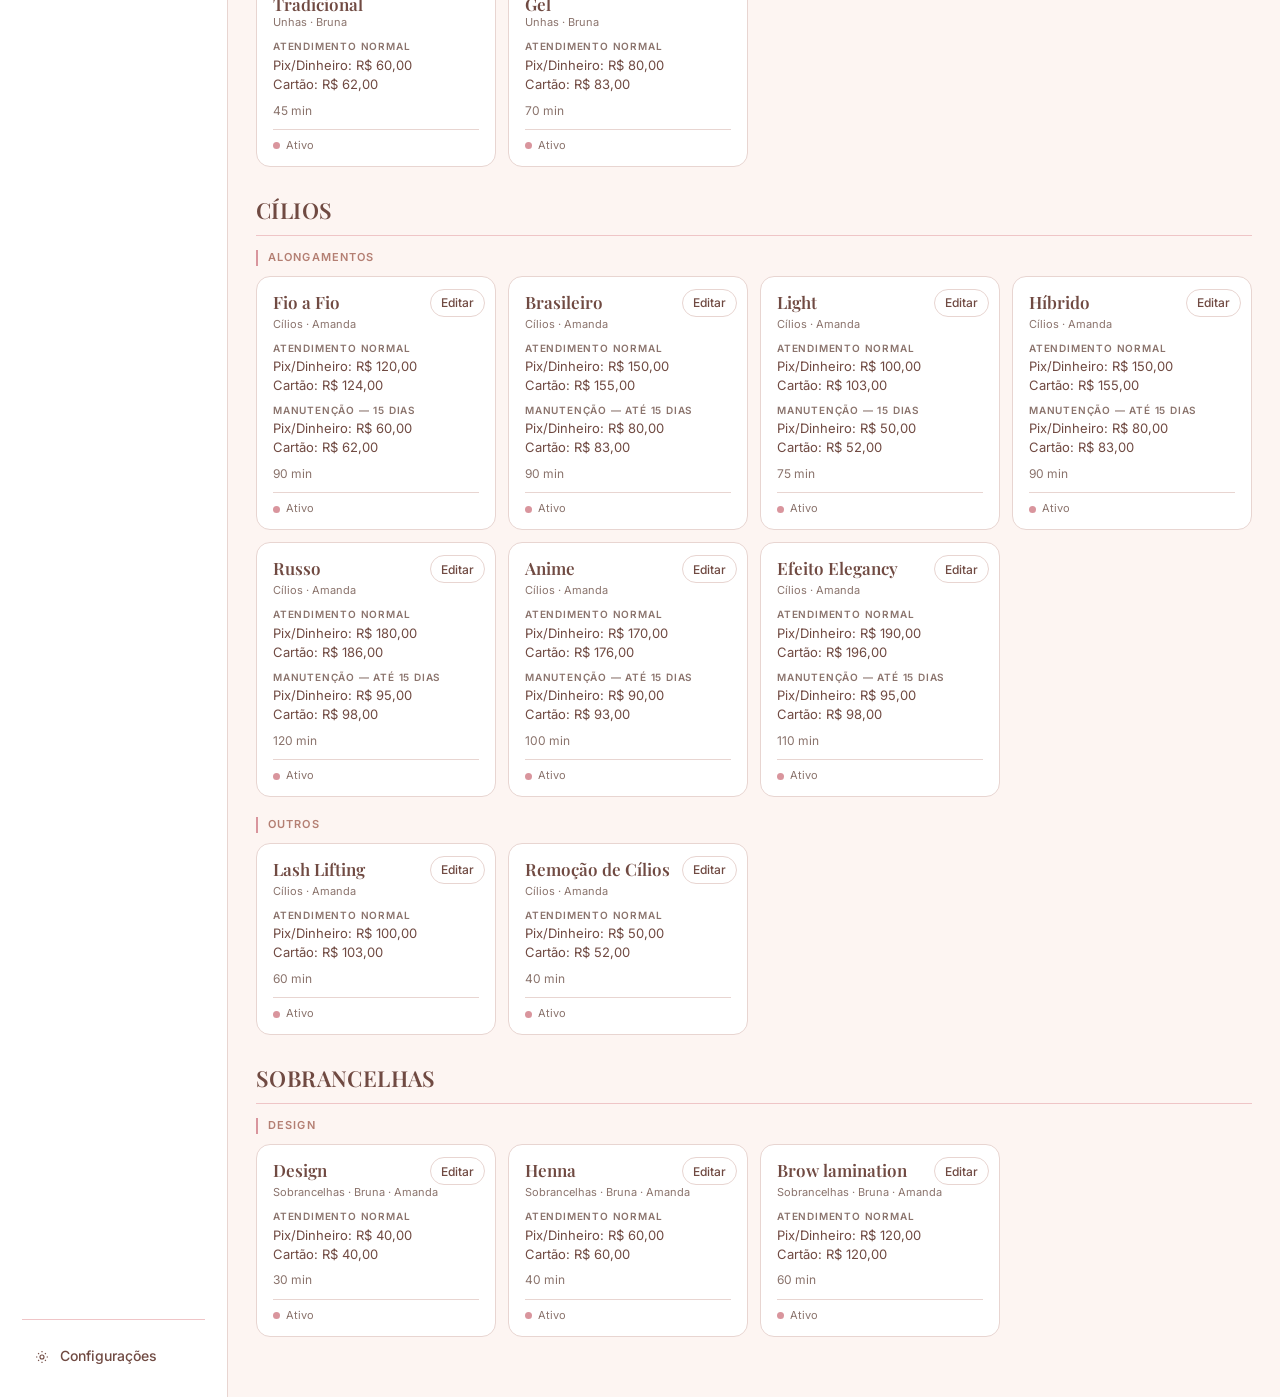
<file: servicos.html>
<!DOCTYPE html>
<html lang="pt-BR">
<head>
  <meta charset="UTF-8">
  <meta name="viewport" content="width=device-width, initial-scale=1">
  <title>Serviços · Studio Elegancy</title>
  <link rel="preconnect" href="https://fonts.googleapis.com">
  <link rel="preconnect" href="https://fonts.gstatic.com" crossorigin>
  <link href="https://fonts.googleapis.com/css2?family=Great+Vibes&family=Inter:wght@400;500;600&family=Playfair+Display:wght@500;600&display=swap" rel="stylesheet">
  <link rel="stylesheet" href="css/tokens.css">
  <link rel="stylesheet" href="css/base.css">
  <link rel="stylesheet" href="css/layout.css">
  <link rel="stylesheet" href="css/components.css?v=serv2">
  <link rel="stylesheet" href="css/pages.css?v=ux1">
</head>
<body class="app-body" data-page="servicos">
  <main class="content">
    <header class="page-header">
      <div>
        <h1 class="page-title">Serviços</h1>
        <p class="page-subtitle">Catálogo de serviços do Studio.</p>
        <div class="header-rule"></div>
      </div>
      <button class="btn btn--primary" id="new-service" type="button">+ Novo serviço</button>
    </header>
    <div class="svc-toolbar">
      <input class="input search svc-search" id="svc-search" type="search" placeholder="Buscar serviço..." autocomplete="off">
      <div class="svc-toolbar-cluster">
        <div class="segments svc-cat-filters" id="svc-cats"></div>
        <label class="agenda-filter svc-status-filter">
          <span>Status</span>
          <select class="select" id="svc-status-filter" aria-label="Status">
            <option value="todos">Todos</option>
            <option value="ativos" selected>Ativos</option>
            <option value="inativos">Inativos</option>
          </select>
        </label>
      </div>
    </div>
    <div id="service-root"></div>
  </main>

  <div class="modal-backdrop" id="modal-service">
    <section class="modal modal--wide modal--service" role="dialog" aria-labelledby="service-modal-title">
      <h2 class="modal-title" id="service-modal-title">Novo serviço</h2>
      <form class="form-grid" id="service-form">
        <div class="field" id="field-svc-nome">
          <label for="svc-nome">Nome do serviço</label>
          <input class="input" id="svc-nome" name="nome" required>
          <span class="field-error">Informe o nome do serviço.</span>
        </div>
        <div class="form-two">
          <div class="field" id="field-svc-categoria">
            <label for="svc-categoria">Categoria</label>
            <div class="svc-combo">
              <select class="select" id="svc-categoria" required></select>
              <button class="picker-add" id="svc-add-cat" type="button" aria-label="Criar nova categoria">+</button>
            </div>
            <span class="field-error">Escolha a categoria.</span>
          </div>
          <div class="field" id="field-svc-subgrupo">
            <label for="svc-subgrupo">Subgrupo</label>
            <div class="svc-combo">
              <select class="select" id="svc-subgrupo" required></select>
              <button class="picker-add" id="svc-add-sub" type="button" aria-label="Criar novo subgrupo">+</button>
            </div>
            <span class="field-error">Escolha o subgrupo.</span>
          </div>
        </div>
        <div class="form-two">
          <div class="field" id="field-svc-pix">
            <label for="svc-pix">Pix / Dinheiro</label>
            <input class="input" id="svc-pix" inputmode="decimal" placeholder="0,00" autocomplete="off">
            <span class="field-error">Informe um valor válido, por exemplo 8,50.</span>
          </div>
          <div class="field" id="field-svc-cartao">
            <label for="svc-cartao">Cartão</label>
            <input class="input" id="svc-cartao" inputmode="decimal" placeholder="0,00" autocomplete="off">
            <span class="field-error">Informe o valor no cartão.</span>
          </div>
        </div>
        <div class="form-two">
          <div class="field">
            <label for="svc-tipo">Tipo de preço</label>
            <select class="select" id="svc-tipo">
              <option value="fixo">Preço fixo</option>
              <option value="a_partir_de">A partir de</option>
            </select>
          </div>
          <div class="field">
            <label for="svc-unidade">Unidade</label>
            <select class="select" id="svc-unidade">
              <option value="">Nenhuma</option>
              <option value="por unha">por unha</option>
            </select>
          </div>
        </div>
        <div class="field" id="field-svc-duracao">
          <label for="svc-duracao">Duração média</label>
          <div class="svc-duration-row">
            <input class="input" id="svc-duracao" inputmode="numeric" placeholder="30" value="30">
            <span class="hint">minutos</span>
          </div>
          <span class="field-error">Informe a duração média em minutos, por exemplo 30.</span>
          <p class="hint">Valor de referência do protótipo. O Studio deve validar a duração real de cada procedimento.</p>
        </div>
        <div class="field">
          <label class="check-pill" for="svc-exige-check">
            <input type="checkbox" id="svc-exige-check">
            <span>Este serviço possui manutenção</span>
          </label>
        </div>
        <div id="svc-maint-fields" hidden>
          <div class="form-two">
            <div class="field">
              <label for="svc-prazo">Prazo</label>
              <input class="input" id="svc-prazo" inputmode="numeric" placeholder="15">
            </div>
            <div class="field">
              <label for="svc-prazo-unidade">Unidade</label>
              <select class="select" id="svc-prazo-unidade">
                <option value="dias">Dias</option>
                <option value="semanas">Semanas</option>
                <option value="meses">Meses</option>
              </select>
            </div>
          </div>
          <div class="field">
            <label for="svc-regra">Regra / período</label>
            <input class="input" id="svc-regra" placeholder="15 dias">
          </div>
          <div class="form-two">
            <div class="field" id="field-svc-pix-maint">
              <label for="svc-pix-maint">Manutenção · Pix / Dinheiro</label>
              <input class="input" id="svc-pix-maint" inputmode="decimal" placeholder="0,00" autocomplete="off">
              <span class="field-error">Informe o valor da manutenção no Pix/Dinheiro.</span>
            </div>
            <div class="field" id="field-svc-cartao-maint">
              <label for="svc-cartao-maint">Manutenção · Cartão</label>
              <input class="input" id="svc-cartao-maint" inputmode="decimal" placeholder="0,00" autocomplete="off">
              <span class="field-error">Informe o valor da manutenção no cartão.</span>
            </div>
          </div>
        </div>
        <div class="field">
          <span class="form-label">Profissionais que realizam este serviço</span>
          <div class="check-row" id="svc-pros"></div>
          <p class="form-note" id="svc-pro-warn" hidden>
            <span class="form-note-mark">!</span>
            <span>Nenhuma profissional está vinculada a este serviço. Ele não poderá ser usado em um novo agendamento até que pelo menos uma profissional seja configurada.</span>
          </p>
        </div>
        <div class="field">
          <label for="svc-obs">Observações</label>
          <textarea class="textarea textarea--short" id="svc-obs" rows="3"></textarea>
        </div>
        <div class="field">
          <span class="form-label">Status</span>
          <div id="svc-status-label"></div>
        </div>
        <div class="btn-row client-form-actions svc-modal-actions">
          <div class="btn-row" id="svc-edit-actions" hidden>
            <button class="btn btn--ghost" id="svc-toggle-active" type="button">Desativar serviço</button>
            <button class="btn btn--danger" id="svc-delete" type="button">Excluir serviço</button>
          </div>
          <div class="btn-row svc-modal-primary">
            <button class="btn btn--secondary" data-close-service type="button">Cancelar</button>
            <button class="btn btn--primary" id="svc-submit" type="submit">Salvar serviço</button>
          </div>
        </div>
      </form>
    </section>
  </div>

  <div class="modal-backdrop modal-backdrop--over" id="modal-service-confirm">
    <section class="modal" role="dialog" aria-labelledby="service-confirm-title">
      <h2 class="modal-title" id="service-confirm-title">Excluir serviço?</h2>
      <p class="page-subtitle" id="service-confirm-extra">Essa ação removerá o serviço do catálogo. Registros históricos existentes não devem ser apagados.</p>
      <p class="hint" id="service-confirm-text"></p>
      <div class="btn-row" style="justify-content:flex-end;margin-top:18px">
        <button class="btn btn--secondary" data-close-confirm type="button">Cancelar</button>
        <button class="btn btn--ghost" id="service-confirm-deactivate" type="button">Inativar serviço</button>
        <button class="btn btn--danger" id="service-confirm-delete" type="button">Excluir</button>
      </div>
    </section>
  </div>

  <div class="modal-backdrop modal-backdrop--over" id="modal-svc-tax">
    <section class="modal modal--tax" role="dialog" aria-labelledby="tax-title">
      <h2 class="modal-title" id="tax-title">Nova categoria</h2>
      <p class="hint" id="tax-cat-view" hidden></p>
      <form class="form-grid" id="tax-form">
        <div class="field" id="field-tax-name">
          <label for="tax-name" id="tax-label">Nome da categoria</label>
          <input class="input" id="tax-name" autocomplete="off">
          <span class="field-error" id="tax-error">Informe um nome.</span>
        </div>
        <div class="btn-row" style="justify-content:flex-end">
          <button class="btn btn--secondary" data-close-tax type="button">Cancelar</button>
          <button class="btn btn--primary" id="tax-save" type="submit">Criar categoria</button>
        </div>
      </form>
    </section>
  </div>

  <script src="js/data.js?v=pub1"></script>
  <script src="js/demo-seed.js?v=pub1"></script>
  <script src="js/state.js?v=pub1"></script>
  <script src="js/catalog.js?v=svc5"></script>
  <script src="js/availability.js?v=av1"></script>
  <script src="js/shell.js?v=se1"></script>
  <script src="js/appointments.js?v=svc5"></script>
  <script src="js/maintenance.js?v=svc5"></script>
  <script src="js/services.js?v=ux1"></script>
</body>
</html>
</file>
<file: css/tokens.css>
/* Studio Elegancy — Design System
   Extraído da ficha de anamnese e da tabela de preços.
   Sem backend. Só interface. */

:root {
  --canvas: #fdf5f2;
  --blush: #f4dcdc;
  --rose-light: #efc5c7;
  --rose: #d9959d;
  --rose-burn: #b47f73;
  --brown: #704a42;
  --ink: #4e3a36;
  --white: #ffffff;
  --muted: #8a736c;
  --line: #e8d5d1;
  --soft-gray: #ede6e3;

  --font-display: "Playfair Display", "Palatino Linotype", Georgia, serif;
  --font-ui: Inter, "Segoe UI", Calibri, Arial, sans-serif;
  --font-script: "Great Vibes", "Segoe Script", cursive;

  --sidebar-width: 228px;
  --radius-sm: 10px;
  --radius-md: 14px;
  --radius-lg: 16px;
  --radius-xl: 18px;
  --space: 8px;

  --shadow-soft: 0 10px 30px rgba(112, 74, 66, 0.06);
}
</file>
<file: css/base.css>
*,
*::before,
*::after {
  box-sizing: border-box;
}

[hidden] {
  display: none !important;
}

html,
body {
  margin: 0;
  min-height: 100%;
}

body {
  font-family: var(--font-ui);
  font-size: 13px;
  color: var(--ink);
  background: var(--canvas);
  line-height: 1.45;
}

img {
  max-width: 100%;
}

button,
input,
select,
textarea {
  font-family: inherit;
  font-size: inherit;
  color: inherit;
}

button {
  cursor: pointer;
}

a {
  color: inherit;
  text-decoration: none;
}

h1,
h2,
h3,
p {
  margin: 0;
}

:focus-visible {
  outline: 2px solid var(--rose);
  outline-offset: 2px;
}
</file>
<file: css/layout.css>
.app-body {
  min-height: 100vh;
}

.shell {
  display: flex;
  min-height: 100vh;
}

.sidebar {
  position: sticky;
  top: 0;
  width: var(--sidebar-width);
  min-height: 100vh;
  padding: 28px 22px 20px;
  background: var(--white);
  border-right: 1px solid var(--line);
  display: flex;
  flex-direction: column;
  flex-shrink: 0;
}

.brand-heart {
  color: var(--rose);
  font-size: 14px;
  line-height: 1;
}

.brand-studio {
  margin-top: 10px;
  font-family: var(--font-display);
  color: var(--rose-burn);
  font-size: 11px;
  letter-spacing: 3px;
}

.brand-name {
  font-family: var(--font-display);
  color: var(--brown);
  font-size: 22px;
  font-weight: 600;
  letter-spacing: 1px;
  line-height: 1.1;
}

.brand-slogan {
  margin-top: 6px;
  font-family: var(--font-script);
  color: var(--rose-burn);
  font-size: 18px;
  line-height: 1.2;
}

.sidebar-rule {
  height: 1px;
  margin: 16px 0;
  background: var(--rose-light);
  border: 0;
}

.nav {
  display: flex;
  flex-direction: column;
  gap: 4px;
}

.nav-link {
  display: flex;
  align-items: center;
  gap: 10px;
  padding: 10px 12px;
  border-radius: 12px;
  color: var(--brown);
  font-size: 14px;
  font-weight: 500;
}

.nav-link svg {
  width: 16px;
  height: 16px;
  stroke: currentColor;
  fill: none;
  stroke-width: 1.7;
  flex-shrink: 0;
}

.nav-link:hover {
  background: var(--canvas);
}

.nav-link.is-active {
  background: var(--blush);
  color: var(--brown);
  font-weight: 600;
}

.nav-link.is-soon {
  color: var(--muted);
  font-weight: 400;
}

.nav-spacer {
  flex: 1;
}

.content {
  flex: 1;
  min-width: 0;
  padding: 20px 28px 32px;
}

.page-header {
  display: flex;
  justify-content: space-between;
  align-items: flex-start;
  gap: 16px;
  margin-bottom: 16px;
}

.page-title {
  font-family: var(--font-display);
  font-size: 28px;
  font-weight: 600;
  color: var(--brown);
}

.page-subtitle {
  margin-top: 4px;
  color: var(--muted);
}

.header-rule {
  width: 88px;
  height: 1px;
  margin-top: 10px;
  background: var(--rose-light);
}

.split {
  display: grid;
  grid-template-columns: minmax(280px, 2fr) minmax(360px, 3fr);
  gap: 16px;
  min-height: calc(100vh - 160px);
}

.split--clientes {
  grid-template-columns: minmax(240px, 320px) minmax(0, 1fr);
  gap: 22px;
  align-items: start;
}

@media (max-width: 720px) {
  .split,
  .split--clientes {
    grid-template-columns: 1fr;
  }

  .sidebar {
    width: 88px;
    padding: 20px 12px;
  }

  .brand-studio,
  .brand-name,
  .brand-slogan,
  .nav-link span {
    display: none;
  }

  .nav-link {
    justify-content: center;
  }

  .content {
    padding: 16px 14px 28px;
  }
}
</file>
<file: css/components.css>
.kicker {
  display: block;
  color: var(--rose-burn);
  font-size: 11px;
  font-weight: 600;
  letter-spacing: 1.2px;
  text-transform: uppercase;
}

.btn {
  display: inline-flex;
  align-items: center;
  justify-content: center;
  gap: 8px;
  min-height: 38px;
  padding: 8px 16px;
  border-radius: var(--radius-md);
  border: 1px solid transparent;
  font-weight: 600;
  transition: background 0.15s ease, border-color 0.15s ease, color 0.15s ease;
}

.btn[hidden] {
  display: none !important;
}

.btn--primary {
  background: var(--rose);
  color: var(--white);
}

.btn--primary:hover {
  background: var(--rose-burn);
}

.btn--primary:active {
  transform: translateY(1px);
  background: var(--brown);
}

.btn--secondary {
  background: var(--white);
  color: var(--brown);
  border-color: var(--line);
}

.btn--secondary:hover {
  background: var(--canvas);
  border-color: var(--rose);
}

.btn--danger {
  background: var(--white);
  color: var(--rose-burn);
  border-color: var(--rose-light);
}

.btn--danger:hover {
  background: var(--canvas);
  border-color: var(--rose);
}

.btn--ghost {
  background: transparent;
  color: var(--brown);
}

.btn:disabled {
  opacity: 0.55;
  cursor: not-allowed;
}

.btn-row {
  display: flex;
  flex-wrap: wrap;
  gap: 8px;
}

.card {
  background: var(--white);
  border: 1px solid var(--line);
  border-radius: var(--radius-lg);
}

.card--pad {
  padding: 18px 16px;
}

.card--hover:hover,
.appt-card:hover,
.list-card:hover,
.service-card:hover {
  border-color: var(--rose-light);
}

.section-title {
  font-family: var(--font-display);
  font-size: 18px;
  font-weight: 600;
  color: var(--brown);
}

.section-head {
  display: flex;
  align-items: center;
  justify-content: space-between;
  gap: 12px;
}

.btn-plus {
  width: 38px;
  height: 38px;
  flex-shrink: 0;
  display: grid;
  place-items: center;
  border: 1px solid var(--line);
  border-radius: 50%;
  background: var(--white);
  color: var(--brown);
  font-size: 22px;
  line-height: 1;
  cursor: pointer;
  transition: background 0.15s ease, border-color 0.15s ease, color 0.15s ease;
}

.btn-plus:hover {
  background: var(--blush);
  border-color: var(--rose);
  color: var(--rose-burn);
}

.welcome {
  padding: 20px 24px 18px;
  border-radius: var(--radius-xl);
}

.greeting {
  font-family: var(--font-display);
  font-size: 26px;
  color: var(--brown);
}

.greeting-slogan {
  margin-top: 2px;
  font-family: var(--font-script);
  color: var(--rose-burn);
  font-size: 22px;
}

.welcome p {
  margin-top: 6px;
  color: var(--muted);
}

.period {
  display: flex;
  flex-wrap: wrap;
  align-items: flex-end;
  gap: 12px;
  margin-top: 16px;
}

.period-hint {
  width: 100%;
  color: var(--muted);
  font-size: 12px;
}

.metrics {
  display: grid;
  grid-template-columns: repeat(3, 1fr);
  gap: 12px;
  margin-top: 16px;
}

.metric {
  padding: 16px 18px;
}

.metric-value,
.stat-value,
.service-price {
  font-family: var(--font-display);
  color: var(--brown);
  font-size: 26px;
  font-weight: 600;
}

.metric-hint,
.hint {
  color: var(--muted);
  font-size: 12px;
}

.stats {
  display: grid;
  grid-template-columns: 1fr 1fr;
  gap: 12px;
  margin-top: 12px;
}

.stat-pill {
  display: flex;
  align-items: flex-end;
  justify-content: space-between;
  gap: 12px;
  padding: 12px 18px;
}

.main-grid {
  display: grid;
  grid-template-columns: 3fr 2fr;
  gap: 14px;
  margin-top: 14px;
}

.footer-grid {
  display: grid;
  grid-template-columns: 1fr 1fr;
  gap: 14px;
  margin-top: 14px;
  padding: 14px 18px;
}

.appt-list {
  display: flex;
  flex-direction: column;
  gap: 8px;
  margin-top: 12px;
}

.appt-card {
  display: grid;
  grid-template-columns: 72px 1fr auto auto;
  gap: 14px;
  align-items: center;
  padding: 10px 14px;
  cursor: pointer;
  transition: border-color 0.15s ease, transform 0.15s ease, background 0.15s ease;
}

.appt-card:hover {
  transform: translateY(-1px);
  background: #fffdfc;
}

.appt-time {
  font-family: var(--font-display);
  font-size: 18px;
  font-weight: 600;
  color: var(--rose-burn);
}

.appt-date {
  display: block;
  color: var(--muted);
  font-size: 12px;
}

.appt-name {
  font-size: 14px;
  font-weight: 600;
  color: var(--rose-burn);
}

.appt-name:hover {
  text-decoration: underline;
}

.appt-meta,
.client-meta {
  color: var(--muted);
  font-size: 12px;
  display: -webkit-box;
  -webkit-line-clamp: 2;
  -webkit-box-orient: vertical;
  overflow: hidden;
}

.appt-price {
  font-size: 14px;
  font-weight: 600;
}

.badge {
  display: inline-flex;
  align-items: center;
  justify-content: center;
  width: max-content;
  min-width: 92px;
  padding: 3px 10px;
  border-radius: var(--radius-sm);
  font-size: 11px;
  font-weight: 600;
  text-align: center;
}

.badge--agendado {
  background: var(--blush);
  color: var(--brown);
}

.badge--confirmado {
  background: var(--rose-light);
  color: var(--brown);
}

.badge--concluido {
  background: var(--rose-burn);
  color: var(--white);
}

.badge--cancelado {
  background: var(--soft-gray);
  color: var(--muted);
}

.chart-block {
  padding: 16px 18px 12px;
}

.chart-row {
  margin-top: 16px;
}

.chart-name {
  font-family: var(--font-display);
  font-size: 16px;
  color: var(--brown);
}

.chart-line {
  display: grid;
  grid-template-columns: 88px 1fr 92px;
  gap: 10px;
  align-items: center;
  margin-top: 8px;
}

.chart-line span {
  color: var(--muted);
  font-size: 12px;
}

.chart-line strong {
  text-align: right;
  color: var(--brown);
  font-size: 13px;
}

.chart-track {
  height: 10px;
  background: var(--canvas);
  border: 1px solid var(--line);
  border-radius: 999px;
  overflow: hidden;
}

.chart-fill {
  height: 100%;
  border-radius: 999px;
}

.chart-fill.is-realized {
  background: var(--rose-burn);
}

.chart-fill.is-forecast {
  background: var(--rose);
}

.segments {
  display: flex;
  flex-wrap: wrap;
  gap: 8px;
}

.segment {
  min-height: 34px;
  padding: 7px 16px;
  border-radius: 16px;
  border: 1px solid var(--line);
  background: var(--white);
  color: var(--muted);
  font-weight: 600;
}

.segment:hover {
  border-color: var(--rose);
  color: var(--brown);
}

.segment.is-active {
  background: var(--blush);
  color: var(--brown);
  border-color: var(--rose-light);
}

.field {
  display: flex;
  flex-direction: column;
  gap: 6px;
}

.field label,
.form-label {
  color: var(--rose-burn);
  font-size: 11px;
  font-weight: 600;
  letter-spacing: 1.2px;
  text-transform: uppercase;
}

.input,
.select,
.textarea {
  width: 100%;
  min-height: 40px;
  padding: 8px 12px;
  border: 1px solid var(--line);
  border-radius: 12px;
  background: var(--white);
}

.date-field {
  position: relative;
  width: 100%;
}

.date-field .input {
  padding-right: 38px;
}

.date-field-cal {
  position: absolute;
  top: 50%;
  right: 6px;
  display: grid;
  place-items: center;
  width: 28px;
  height: 28px;
  padding: 0;
  border: 0;
  background: transparent;
  color: var(--muted);
  transform: translateY(-50%);
  cursor: pointer;
}

.date-field-cal:hover {
  color: var(--brown);
}

.date-field-cal svg {
  width: 16px;
  height: 16px;
  display: block;
}

.date-field-native {
  position: absolute;
  inset: 0;
  opacity: 0;
  width: 100%;
  height: 100%;
  margin: 0;
  padding: 0;
  border: 0;
  pointer-events: none;
}

.textarea {
  min-height: 140px;
  resize: vertical;
}

.input:hover,
.select:hover,
.textarea:hover {
  border-color: var(--rose-light);
}

.input:focus,
.select:focus,
.textarea:focus {
  border-color: var(--rose);
  outline: none;
  box-shadow: 0 0 0 3px rgba(217, 149, 157, 0.18);
}

.search {
  width: 100%;
  margin-bottom: 12px;
}

.list-card {
  display: flex;
  align-items: center;
  gap: 12px;
  padding: 12px 14px;
  margin-bottom: 8px;
  cursor: pointer;
}

.list-card.is-selected {
  border-color: var(--rose);
  background: var(--canvas);
}

.initials {
  width: 36px;
  height: 36px;
  display: grid;
  place-items: center;
  border-radius: 18px;
  background: var(--blush);
  color: var(--brown);
  font-weight: 600;
  flex-shrink: 0;
}

.demo-tag {
  background: var(--blush);
  color: var(--brown);
  border-radius: 8px;
  padding: 2px 7px;
  font-size: 10px;
  font-weight: 600;
}

.profile-name {
  font-family: var(--font-display);
  font-size: 26px;
  color: var(--brown);
}

.ficha {
  padding: 14px 16px;
  margin-top: 12px;
}

.mini-row {
  display: grid;
  grid-template-columns: repeat(3, 1fr);
  gap: 10px;
  margin-top: 12px;
}

.service-grid {
  display: grid;
  grid-template-columns: repeat(3, 1fr);
  gap: 12px;
  margin: 10px 0 22px;
}

.service-card {
  padding: 14px 16px;
  cursor: pointer;
}

.week-grid {
  display: grid;
  grid-template-columns: repeat(7, 1fr);
  gap: 8px;
}

.week-col,
.month-cell {
  padding: 8px;
  min-height: 92px;
  text-align: center;
}

.week-chip {
  display: block;
  width: 100%;
  margin-top: 6px;
  padding: 8px 6px;
  border: 1px solid var(--line);
  border-radius: 12px;
  background: var(--white);
  font-size: 12px;
}

.week-chip:hover,
.month-cell.is-busy {
  background: var(--canvas);
  border-color: var(--rose);
}

.month-grid {
  display: grid;
  grid-template-columns: repeat(7, 1fr);
  gap: 6px;
}

.month-cell {
  min-height: 52px;
  border-radius: 12px;
  border: 1px solid var(--line);
  background: var(--white);
  cursor: pointer;
}

.month-cell.is-active {
  background: var(--blush);
  border-color: var(--rose);
}

.modal-backdrop {
  position: fixed;
  inset: 0;
  z-index: 40;
  display: grid;
  place-items: center;
  padding: 24px;
  background: rgba(78, 58, 54, 0.28);
  opacity: 0;
  visibility: hidden;
  pointer-events: none;
  transition: opacity 0.22s ease, visibility 0.22s ease;
}

.modal-backdrop.is-open {
  opacity: 1;
  visibility: visible;
  pointer-events: auto;
}

.modal {
  width: min(480px, 100%);
  max-height: calc(100vh - 48px);
  overflow: auto;
  padding: 28px 24px 22px;
  background: var(--canvas);
  border-radius: 18px;
  border: 1px solid var(--line);
  box-shadow: var(--shadow-soft);
}

.modal--wide {
  width: min(640px, 100%);
}

.modal-title {
  font-family: var(--font-display);
  font-size: 22px;
  color: var(--brown);
}

.form-grid {
  display: grid;
  gap: 12px;
  margin: 16px 0;
}

.modal-backdrop--over {
  z-index: 46;
  background: rgba(78, 58, 54, 0.38);
}

.modal-backdrop--top {
  z-index: 52;
  background: rgba(78, 58, 54, 0.44);
}

.modal--client {
  width: min(520px, 100%);
  display: flex;
  flex-direction: column;
  padding-bottom: 16px;
}

.textarea--short {
  min-height: 72px;
}

.client-form-actions {
  position: sticky;
  bottom: -16px;
  justify-content: flex-end;
  margin-top: 4px;
  padding: 12px 0 4px;
  background: linear-gradient(to top, var(--canvas) 68%, rgba(253, 245, 242, 0.72));
}

.client-ana-box {
  display: grid;
  gap: 6px;
  padding: 12px 14px;
  border: 1px dashed var(--line);
  border-radius: 14px;
  background: rgba(253, 245, 242, 0.7);
}

.client-ana-box[hidden] {
  display: none !important;
}

.client-ana-box p {
  margin: 0;
  color: var(--brown);
  font-size: 13px;
}

.client-age-hint {
  margin: 4px 0 0;
}

.field-error {
  display: none;
  color: var(--rose-burn);
  font-size: 11px;
}

.field.is-invalid .input,
.field.is-invalid .select,
.field.is-invalid .textarea {
  border-color: var(--rose-burn);
}

.field.is-invalid .field-error {
  display: block;
}

.form-note {
  display: flex;
  gap: 10px;
  align-items: flex-start;
  margin: 4px 0 0;
  padding: 12px 14px;
  background: var(--white);
  border: 1px solid var(--line);
  border-radius: 14px;
  color: var(--muted);
  font-size: 12px;
}

.form-note-mark {
  width: 18px;
  height: 18px;
  flex-shrink: 0;
  display: grid;
  place-items: center;
  border-radius: 50%;
  background: var(--blush);
  color: var(--rose-burn);
  font-size: 11px;
  font-style: italic;
  font-family: var(--font-display);
}

.status-soft {
  display: block;
  margin-top: 3px;
  color: var(--rose-burn);
  font-size: 11px;
  letter-spacing: 0.2px;
}

.complete-box {
  margin-top: 14px;
}

.complete-track {
  height: 4px;
  margin: 8px 0 6px;
  overflow: hidden;
  background: var(--blush);
  border-radius: 99px;
}

.complete-track span {
  display: block;
  height: 100%;
  background: var(--rose);
  border-radius: 99px;
}

.toast {
  position: fixed;
  right: 24px;
  bottom: 24px;
  z-index: 60;
  display: none;
  padding: 12px 16px;
  background: var(--white);
  border: 1px solid var(--rose-light);
  border-radius: 14px;
  color: var(--brown);
  box-shadow: var(--shadow-soft);
}

.toast.is-open {
  display: block;
}

.empty {
  color: var(--muted);
  font-size: 12px;
}

@media (max-width: 900px) {
  .metrics,
  .main-grid,
  .footer-grid,
  .service-grid,
  .mini-row,
  .week-grid {
    grid-template-columns: 1fr;
  }

  .appt-card {
    grid-template-columns: 64px 1fr;
  }
}

@media (max-width: 720px) {
  .modal-backdrop {
    padding: 12px;
    align-items: start;
    overflow: auto;
  }

  .modal {
    max-height: calc(100dvh - 24px);
  }
}
</file>
<file: css/pages.css>
.stack {
  display: flex;
  flex-direction: column;
  gap: 12px;
}

.agenda-toolbar {
  display: flex;
  flex-wrap: wrap;
  align-items: center;
  gap: 8px;
  margin-bottom: 14px;
}

.agenda-toolbar .segments {
  margin-right: auto;
}

.agenda-layout {
  display: grid;
  grid-template-columns: 3fr 2fr;
  gap: 16px;
}

.agenda-nav {
  display: flex;
  align-items: center;
  flex-wrap: wrap;
  gap: 6px;
  justify-content: flex-end;
}

.agenda-nav[hidden],
.agenda-range[hidden],
.agenda-datepick[hidden],
.agenda-range-error[hidden],
.ms-panel[hidden] {
  display: none !important;
}

.agenda-nav .btn {
  min-height: 36px;
  padding: 7px 12px;
  font-size: 12px;
}

.agenda-datepick {
  position: relative;
  display: inline-flex;
  align-items: center;
  gap: 8px;
  min-width: 148px;
  padding: 7px 12px;
  border: 1px solid var(--line);
  border-radius: 999px;
  background: var(--white);
  color: var(--ink);
  font-size: 12px;
  font-weight: 600;
  cursor: pointer;
}

.agenda-datepick input[type="date"],
.agenda-datepick input[type="month"] {
  position: absolute;
  inset: 0;
  width: 100%;
  height: 100%;
  opacity: 0;
  cursor: pointer;
  border: 0;
}

.agenda-range {
  display: flex;
  flex-wrap: wrap;
  align-items: end;
  gap: 8px 10px;
  margin: 0 0 14px;
}

.agenda-range .input {
  min-height: 36px;
  min-width: 148px;
}

.agenda-range .btn {
  min-height: 36px;
  margin-bottom: 1px;
}

.agenda-range-error {
  margin: -8px 0 14px;
}

.agenda-filters {
  display: flex;
  flex-wrap: wrap;
  align-items: end;
  gap: 8px 10px;
  margin: 0 0 16px;
}

.agenda-filter {
  display: flex;
  flex-direction: column;
  gap: 4px;
  min-width: 148px;
  flex: 1 1 148px;
}

.agenda-filter span {
  color: var(--muted);
  font-size: 10px;
  font-weight: 600;
  letter-spacing: 0.08em;
  text-transform: uppercase;
}

.agenda-filter .select {
  min-height: 36px;
  padding: 6px 10px;
  font-size: 13px;
}

.agenda-filters .btn {
  flex: 0 0 auto;
  min-height: 36px;
  margin-bottom: 1px;
}

.ms {
  position: relative;
  display: flex;
  flex-direction: column;
  gap: 4px;
  min-width: 148px;
  flex: 1 1 148px;
}

.ms-kicker {
  color: var(--muted);
  font-size: 10px;
  font-weight: 600;
  letter-spacing: 0.08em;
  text-transform: uppercase;
}

.ms-trigger {
  display: flex;
  align-items: center;
  justify-content: space-between;
  gap: 8px;
  min-height: 36px;
  padding: 6px 12px;
  border: 1px solid var(--line);
  border-radius: 999px;
  background: var(--white);
  color: var(--ink);
  font-size: 13px;
  text-align: left;
  cursor: pointer;
}

.ms-trigger:hover,
.ms-trigger[aria-expanded="true"] {
  border-color: var(--rose);
}

.ms-summary {
  overflow: hidden;
  text-overflow: ellipsis;
  white-space: nowrap;
}

.ms-caret {
  color: var(--muted);
  font-size: 11px;
}

.ms-panel {
  position: absolute;
  top: calc(100% + 6px);
  left: 0;
  z-index: 30;
  width: max(100%, 240px);
  max-width: 320px;
  padding: 12px;
  border: 1px solid var(--line);
  border-radius: 14px;
  background: var(--white);
  box-shadow: 0 10px 28px rgba(112, 74, 66, 0.08);
}

.ms[data-ms="servico"] .ms-panel,
.ms[data-ms="cliente"] .ms-panel {
  width: 280px;
}

.ms-title {
  margin: 0 0 8px;
  color: var(--muted);
  font-size: 10px;
  font-weight: 600;
  letter-spacing: 0.08em;
  text-transform: uppercase;
}

.ms-search {
  width: 100%;
  min-height: 34px;
  margin-bottom: 8px;
  padding: 6px 10px;
  font-size: 13px;
}

.ms-list {
  max-height: 240px;
  overflow: auto;
  padding-right: 2px;
}

.ms-option {
  display: flex;
  align-items: center;
  gap: 8px;
  padding: 5px 2px;
  color: var(--ink);
  font-size: 13px;
  cursor: pointer;
}

.ms-option input {
  width: 14px;
  height: 14px;
  margin: 0;
  accent-color: #d9959d;
  flex: 0 0 auto;
}

.ms-cat {
  margin: 10px 0 4px;
  color: var(--muted);
  font-size: 10px;
  font-weight: 600;
  letter-spacing: 0.08em;
}

.ms-empty {
  margin: 8px 0;
  color: var(--muted);
  font-size: 12px;
}

.ms-apply {
  width: 100%;
  margin-top: 10px;
  min-height: 34px;
}

.agenda-board {
  background: transparent;
}

.agenda-board-head {
  display: flex;
  align-items: baseline;
  justify-content: space-between;
  gap: 12px;
  flex-wrap: wrap;
  margin-bottom: 10px;
}

.agenda-count {
  margin: 0;
  color: var(--muted);
  font-size: 13px;
}

.agenda-table-wrap {
  overflow-x: auto;
  border: 1px solid var(--line);
  border-radius: 12px;
  background: var(--white);
}

.agenda-table {
  width: 100%;
  min-width: 760px;
  border-collapse: collapse;
}

.agenda-table th,
.agenda-table td {
  padding: 7px 12px;
  border-bottom: 1px solid var(--line);
  text-align: left;
  white-space: nowrap;
  vertical-align: middle;
  font-size: 13px;
}

.agenda-table th {
  color: var(--muted);
  font-size: 10px;
  font-weight: 600;
  letter-spacing: 0.08em;
  text-transform: uppercase;
  background: #fdf8f6;
}

.th-sortable {
  padding: 0;
}

.th-sort {
  display: inline-flex;
  align-items: center;
  gap: 6px;
  width: 100%;
  margin: 0;
  padding: 7px 12px;
  border: 0;
  background: transparent;
  color: inherit;
  font: inherit;
  letter-spacing: inherit;
  text-transform: inherit;
  text-align: left;
  cursor: pointer;
}

.th-sort:hover {
  color: var(--brown);
}

.th-sort-mark {
  font-size: 11px;
  letter-spacing: 0;
  text-transform: none;
  opacity: 0.55;
}

.th-sortable[data-sort] .th-sort-mark {
  opacity: 0.8;
}

.agenda-table tbody tr:last-child td {
  border-bottom: 0;
}

.agenda-row {
  cursor: pointer;
}

.agenda-row:hover td {
  background: #fdf8f6;
}

.agenda-row .appt-name {
  font-weight: 600;
}

.agenda-time {
  font-variant-numeric: tabular-nums;
  font-weight: 600;
  color: var(--brown);
}

.agenda-valor {
  font-variant-numeric: tabular-nums;
}

.agenda-status {
  display: inline-flex;
  align-items: center;
  gap: 6px;
  color: var(--ink);
  font-size: 12px;
}

.agenda-dot {
  width: 7px;
  height: 7px;
  border-radius: 50%;
  background: var(--rose);
}

.agenda-status--confirmado .agenda-dot {
  background: var(--brown);
}

.agenda-status--concluido .agenda-dot {
  background: #8a9a7b;
}

.agenda-status--cancelado .agenda-dot {
  background: var(--muted);
}

.agenda-status--cancelado {
  color: var(--muted);
}

.agenda-empty {
  padding: 28px 18px;
  border: 1px dashed var(--line);
  border-radius: 12px;
  background: var(--white);
  text-align: center;
}

.agenda-empty p {
  margin: 0;
}

.agenda-empty .hint {
  margin-top: 6px;
}

.agenda-empty .btn {
  margin-top: 12px;
}

.week-grid .week-col {
  min-height: 0;
  padding: 8px 6px 10px;
  border: 1px solid var(--line);
  border-radius: 12px;
  background: var(--white);
  text-align: left;
}

.week-grid .week-col .segment {
  width: 100%;
  margin-bottom: 8px;
}

.week-line {
  display: grid;
  width: 100%;
  margin-top: 4px;
  padding: 6px 7px;
  border: 0;
  border-radius: 8px;
  background: #fdf8f6;
  color: inherit;
  text-align: left;
  cursor: pointer;
}

.week-grid .week-col {
  min-width: 148px;
}

.week-line span,
.week-line strong,
.week-line em,
.week-line small {
  display: block;
  white-space: normal;
  overflow: visible;
}

.week-line span {
  color: var(--brown);
  font-size: 11px;
  font-weight: 600;
}

.week-line strong {
  font-size: 12px;
}

.week-line em,
.week-line small {
  font-style: normal;
  color: var(--muted);
  font-size: 11px;
}

.week-line:hover {
  background: var(--blush);
}

.week-grid {
  overflow-x: auto;
}

@media (max-width: 900px) {
  .agenda-filter {
    min-width: calc(50% - 8px);
    flex: 1 1 calc(50% - 8px);
  }

  .agenda-datepick {
    min-width: 148px;
  }
}

.placeholder-card {
  max-width: 560px;
  padding: 28px 24px;
}

.login-page {
  min-height: 100vh;
  display: grid;
  place-items: center;
  padding: 32px;
}

.login-card {
  width: min(420px, 100%);
  padding: 36px 28px;
  text-align: center;
}

.login-card .brand-name {
  font-size: 28px;
}

.login-actions {
  display: grid;
  gap: 10px;
  margin-top: 24px;
}

.composer {
  width: min(1080px, 100%);
  max-height: calc(100vh - 40px);
  overflow: auto;
  background: var(--canvas);
  border: 1px solid var(--line);
  border-radius: 22px;
  box-shadow: var(--shadow-soft);
  transform: translateY(14px);
  transition: transform 0.22s ease;
}

.modal-backdrop.is-open .composer {
  transform: translateY(0);
}

.composer-top {
  display: flex;
  align-items: flex-start;
  justify-content: space-between;
  gap: 16px;
  padding: 28px 28px 8px;
}

.composer-close {
  width: 36px;
  height: 36px;
  border: 1px solid var(--line);
  border-radius: 18px;
  background: var(--white);
  color: var(--brown);
  font-size: 20px;
  line-height: 1;
  flex-shrink: 0;
  transition: border-color 0.15s ease, background 0.15s ease;
}

.composer-close:hover {
  border-color: var(--rose);
  background: var(--blush);
}

.composer-grid {
  display: grid;
  grid-template-columns: minmax(0, 1.35fr) minmax(260px, 0.85fr);
  gap: 20px;
  padding: 8px 28px 28px;
}

.composer-form {
  display: grid;
  gap: 16px;
}

.when-row,
.choice-row {
  display: grid;
  grid-template-columns: 1fr 1fr;
  gap: 12px;
}

.choice {
  min-height: 46px;
  border: 1px solid var(--line);
  border-radius: 14px;
  background: var(--white);
  color: var(--brown);
  font-weight: 600;
  transition: border-color 0.15s ease, background 0.15s ease, color 0.15s ease;
}

.choice:hover {
  border-color: var(--rose);
}

.choice.is-active {
  background: var(--blush);
  border-color: var(--rose);
  color: var(--brown);
}

.client-combo {
  display: flex;
  align-items: stretch;
  position: relative;
  border: 1px solid var(--line);
  border-radius: 14px;
  background: var(--white);
  transition: border-color 0.15s ease, box-shadow 0.15s ease;
}

.client-combo:hover,
.client-combo.is-open,
.client-combo.has-client {
  border-color: var(--rose-light);
}

.client-combo.is-open {
  border-color: var(--rose);
  box-shadow: 0 0 0 3px rgba(217, 149, 157, 0.14);
}

.client-combo.is-invalid {
  border-color: var(--rose-burn);
}

.picker {
  position: relative;
}

.picker-trigger {
  display: flex;
  align-items: center;
  gap: 10px;
  flex: 1;
  width: auto;
  min-height: 48px;
  min-width: 0;
  padding: 8px 12px;
  border: 0;
  border-radius: 14px 0 0 14px;
  background: transparent;
  text-align: left;
}

.picker-icon {
  width: 16px;
  height: 16px;
  flex-shrink: 0;
  color: var(--rose-burn);
}

.picker-name {
  flex: 1;
  min-width: 0;
  font-size: 14px;
  font-weight: 600;
  color: var(--brown);
}

.picker-check {
  margin-left: auto;
  color: var(--rose);
  font-size: 16px;
}

.picker-add {
  width: 48px;
  flex-shrink: 0;
  border: 0;
  border-left: 1px solid var(--line);
  border-radius: 0 13px 13px 0;
  background: var(--canvas);
  color: var(--brown);
  font-size: 22px;
  line-height: 1;
  font-weight: 500;
  transition: background 0.15s ease, color 0.15s ease;
}

.picker-add:hover {
  background: var(--blush);
  color: var(--rose-burn);
}

.picker-trigger:hover,
.picker.is-open .picker-trigger {
  border-color: var(--rose);
}

.picker.is-invalid .picker-trigger {
  border-color: var(--rose-burn);
}

.picker-placeholder {
  color: var(--muted);
}

.picker-panel {
  position: absolute;
  left: -1px;
  right: -1px;
  top: calc(100% + 6px);
  z-index: 6;
  display: none;
  max-height: 280px;
  overflow: auto;
  padding: 10px;
  background: var(--white);
  border: 1px solid var(--line);
  border-radius: 16px;
  box-shadow: var(--shadow-soft);
}

.client-combo.has-client .picker-icon {
  display: none;
}

.picker.is-open .picker-panel {
  display: block;
}

.picker-option {
  display: flex;
  align-items: center;
  gap: 10px;
  width: 100%;
  padding: 8px;
  border: 0;
  border-radius: 12px;
  background: transparent;
  text-align: left;
}

.picker-option:hover,
.picker-option.is-active {
  background: var(--canvas);
}

.picker-shortcut {
  display: flex;
  align-items: center;
  justify-content: center;
  width: 100%;
  margin-top: 8px;
  padding: 10px 12px;
  border: 1px dashed var(--rose-light);
  border-radius: 12px;
  background: var(--canvas);
  color: var(--brown);
  font-weight: 600;
  transition: background 0.15s ease, border-color 0.15s ease, color 0.15s ease;
}

.picker-shortcut:hover {
  background: var(--blush);
  border-color: var(--rose);
  color: var(--rose-burn);
}

.composer-summary {
  padding: 22px 20px;
  background: var(--white);
  border: 1px solid var(--line);
  border-radius: 18px;
  align-self: start;
  position: sticky;
  top: 16px;
}

.composer-notes {
  min-height: 72px;
}

.composer-actions {
  display: flex;
  justify-content: flex-end;
  gap: 10px;
  margin-top: 8px;
  padding: 12px 0 4px;
}

.btn-add-svc {
  width: 100%;
  min-height: 46px;
  margin-top: 4px;
  border: 1px dashed var(--rose-light);
  border-radius: 14px;
  background: var(--white);
  color: var(--brown);
  font-weight: 600;
  transition: background 0.15s ease, border-color 0.15s ease, color 0.15s ease;
}

.btn-add-svc:hover {
  background: var(--blush);
  border-color: var(--rose);
  color: var(--rose-burn);
}

.svc-list {
  display: grid;
  gap: 10px;
}

.svc-empty {
  margin: 0;
  padding: 16px 14px;
  border: 1px dashed var(--line);
  border-radius: 14px;
  background: var(--white);
  color: var(--muted);
  font-size: 13px;
}

.svc-card {
  position: relative;
  padding: 14px 16px 16px;
  background: var(--white);
  border: 1px solid var(--line);
  border-radius: 16px;
  box-shadow: var(--shadow-soft);
}

.svc-card.is-invalid {
  border-color: var(--rose-burn);
}

.svc-card-top {
  display: flex;
  justify-content: space-between;
  gap: 12px;
  align-items: flex-start;
}

.svc-name {
  margin: 0;
  font-family: var(--font-display);
  font-size: 18px;
  color: var(--brown);
}

.svc-cat {
  display: block;
  margin-top: 2px;
  color: var(--muted);
  font-size: 12px;
  letter-spacing: 0.04em;
  text-transform: uppercase;
}

.svc-card-side {
  display: grid;
  justify-items: end;
  gap: 4px;
}

.svc-price {
  color: var(--rose-burn);
  font-size: 14px;
}

.svc-ref {
  color: var(--muted);
  font-size: 11px;
}

.svc-remove {
  width: 28px;
  height: 28px;
  border: 1px solid var(--line);
  border-radius: 14px;
  background: var(--canvas);
  color: var(--brown);
  font-size: 16px;
  line-height: 1;
}

.svc-remove:hover {
  background: var(--blush);
  border-color: var(--rose);
}

.svc-pro-fixed,
.svc-card .select {
  margin-top: 12px;
}

.svc-warning {
  margin: 12px 0 0;
  color: var(--rose-burn);
  font-size: 13px;
}

.svc-card.is-invalid .field-error {
  display: block;
  margin-top: 8px;
}

.totals-box {
  padding: 14px 16px;
  background: var(--white);
  border: 1px solid var(--line);
  border-radius: 16px;
}

.totals-row,
.summary-line {
  display: flex;
  justify-content: space-between;
  gap: 12px;
  margin: 6px 0;
  color: var(--ink);
  font-size: 13px;
}

.summary-line em {
  color: var(--muted);
  font-style: normal;
  font-size: 12px;
}

.totals-row--total,
.summary-line--total {
  margin-top: 10px;
  padding-top: 10px;
  border-top: 1px solid var(--line);
  font-size: 15px;
}

.totals-row--total strong,
.summary-line--total strong {
  color: var(--rose-burn);
}

.svc-sheet {
  width: min(640px, 100%);
  max-height: calc(100vh - 40px);
  overflow: auto;
  padding: 24px;
  background: var(--canvas);
  border: 1px solid var(--line);
  border-radius: 22px;
  box-shadow: var(--shadow-soft);
}

.svc-cats {
  margin: 8px 0 16px;
  flex-wrap: wrap;
}

.svc-picker-list {
  display: grid;
  gap: 18px;
}

.svc-group {
  display: grid;
  gap: 8px;
}

.svc-pick {
  display: flex;
  align-items: center;
  justify-content: space-between;
  gap: 12px;
  width: 100%;
  padding: 12px 14px;
  border: 1px solid var(--line);
  border-radius: 14px;
  background: var(--white);
  text-align: left;
  transition: border-color 0.15s ease, background 0.15s ease;
}

.svc-pick:hover {
  border-color: var(--rose);
  background: #fffdfc;
}

.svc-pick.is-taken,
.svc-pick:disabled {
  opacity: 0.55;
  cursor: not-allowed;
}

.svc-taken {
  display: block;
  margin-top: 4px;
  color: var(--rose-burn);
  font-size: 11px;
}

.summary-services {
  margin: 8px 0 12px;
}

.field.is-invalid .select {
  border-color: var(--rose-burn);
}

@media (max-width: 900px) {
  .composer-grid,
  .when-row,
  .choice-row {
    grid-template-columns: 1fr;
  }

  .composer-top,
  .composer-grid {
    padding-left: 18px;
    padding-right: 18px;
  }
}

@media (max-width: 1100px) {
  .agenda-layout {
    grid-template-columns: 1fr;
  }
}

.ana-pill {
  display: inline-flex;
  align-items: center;
  gap: 6px;
  margin-top: 6px;
  padding: 3px 10px;
  border-radius: 999px;
  border: 1px solid var(--line);
  background: var(--white);
  color: var(--muted);
  font-size: 11px;
  font-weight: 600;
  letter-spacing: 0.02em;
}

.ana-pill.is-ok {
  background: #eef5ee;
  border-color: #d3e2d2;
  color: #4e6a4c;
}

.ana-pill.is-wait {
  background: #fbf4e8;
  border-color: #ead9b6;
  color: var(--rose-burn);
}

.ana-dot {
  width: 7px;
  height: 7px;
  border-radius: 50%;
  background: var(--rose-light);
}

.ana-pill.is-ok .ana-dot {
  background: #6f9b72;
}

.ana-pill.is-wait .ana-dot {
  background: #d4a05a;
}

.client-picker {
  min-width: 0;
}

.client-picker .kicker {
  margin-bottom: 8px;
}

.client-picker .search {
  margin-bottom: 6px;
}

#client-list {
  max-height: calc(100vh - 220px);
  overflow: auto;
}

.crm-toolbar {
  margin: 0 0 14px;
}

.crm-toolbar .search {
  max-width: 420px;
}

.crm-counters {
  display: flex;
  flex-wrap: wrap;
  gap: 8px;
  margin: 0 0 16px;
}

.crm-counters .segment {
  min-height: 36px;
  padding: 8px 14px;
  font-size: 12px;
}

.crm-filters {
  margin-bottom: 10px;
}

.crm-count {
  margin: 0 0 12px;
}

.crm-table-wrap {
  background: var(--white);
}

.crm-table {
  min-width: 980px;
}

.crm-table td {
  white-space: normal;
}

.crm-name {
  color: var(--brown);
  font-weight: 600;
}

.crm-pill {
  display: inline-flex;
  align-items: center;
  min-height: 22px;
  padding: 0 8px;
  border-radius: 999px;
  background: #f7ece8;
  color: var(--brown);
  font-size: 11px;
  font-weight: 600;
}

.crm-pill.is-wait {
  background: #f8eee3;
  color: #9a6a32;
}

.crm-pill.is-overdue {
  background: #f8e4e1;
  color: #b42318;
}

.crm-pill.is-soon {
  background: #f7ece8;
  color: var(--brown);
}

.crm-pill.is-done {
  background: #eceee8;
  color: #6b7280;
}

.crm-pill.is-ok {
  background: #eef4ee;
  color: #5d7a5f;
}

.crm-muted {
  color: var(--muted);
}

.crm-return {
  display: block;
  font-size: 12px;
  font-weight: 600;
  color: var(--brown);
}

.crm-return.is-oferecer,
.crm-return.is-vencido {
  color: var(--rose-burn);
}

.crm-return-meta {
  display: block;
  margin-top: 2px;
  color: var(--muted);
  font-size: 11px;
}

.crm-back {
  display: inline-flex;
  align-items: center;
  margin: 0 0 16px;
  padding: 0;
  border: 0;
  background: none;
  color: var(--rose-burn);
  font: inherit;
  font-size: 13px;
  font-weight: 500;
  cursor: pointer;
}

.crm-back:hover {
  color: var(--brown);
}

.crm-sheet {
  padding: 28px 28px 24px;
}

.crm-profile-head {
  display: flex;
  flex-wrap: wrap;
  align-items: flex-start;
  justify-content: space-between;
  gap: 16px;
  margin-bottom: 8px;
}

.crm-head-status {
  margin: 6px 0 0;
  color: var(--muted);
  font-size: 13px;
}

.crm-tabs {
  margin: 18px 0 8px;
}

.crm-panel {
  margin-top: 8px;
}

.crm-metrics {
  display: grid;
  grid-template-columns: repeat(3, minmax(0, 1fr));
  gap: 12px;
  margin: 8px 0 16px;
}

.crm-metrics--two {
  grid-template-columns: 1fr 1fr;
}

.crm-metric {
  padding: 16px 18px;
  border: 1px solid var(--line);
  border-radius: 16px;
  background: rgba(255, 255, 255, 0.72);
}

.crm-metric p {
  margin: 4px 0 0;
  color: var(--brown);
  font-family: var(--font-display);
  font-size: 22px;
  font-weight: 500;
}

.crm-allergies {
  margin-top: 12px;
}

.crm-allergies p {
  margin: 6px 0 0;
  color: var(--brown);
  font-size: 14px;
  line-height: 1.45;
}

.crm-metric-extra {
  display: block;
  margin-top: 6px;
  color: var(--muted);
  font-size: 12px;
}

.client-filters {
  display: flex;
  flex-wrap: wrap;
  gap: 6px;
  margin: 10px 0 8px;
}

.client-filters .segment {
  font-size: 11px;
  padding: 6px 10px;
}

.client-row {
  display: grid;
  grid-template-columns: minmax(0, 1.2fr) minmax(0, 1fr) auto;
  align-items: baseline;
  gap: 8px;
  width: 100%;
  margin: 0;
  padding: 8px 10px;
  border: none;
  border-bottom: 1px solid var(--line);
  border-radius: 8px;
  background: transparent;
  color: inherit;
  font: inherit;
  text-align: left;
  cursor: pointer;
}

.client-row-status {
  color: var(--muted);
  font-size: 11px;
  font-weight: 500;
  white-space: nowrap;
}

.client-row-status.is-completo {
  color: var(--brown);
}

.client-row-status.is-anamnese,
.client-row-status.is-incompleto {
  color: var(--rose-burn);
}

.svc-catalog-card {
  display: flex;
  flex-direction: column;
  gap: 6px;
  min-height: 0;
  padding: 10px 12px;
  cursor: pointer;
}

.svc-catalog-card .service-price {
  margin: 0;
  font-size: 15px;
  line-height: 1.2;
}

.svc-card-edit {
  align-self: auto;
  margin: 0;
  padding: 2px 8px;
  min-height: 26px;
  font-size: 12px;
}

.client-row:hover {
  background: rgba(244, 220, 220, 0.42);
}

.client-row.is-selected {
  background: #f8eaea;
  box-shadow: inset 2px 0 0 var(--rose);
}

.client-row-name {
  min-width: 0;
  overflow: hidden;
  color: var(--brown);
  font-size: 14px;
  font-weight: 500;
  letter-spacing: 0.01em;
  text-overflow: ellipsis;
  white-space: nowrap;
}

.client-row.is-selected .client-row-name {
  font-weight: 600;
}

.client-row-phone {
  color: var(--muted);
  font-size: 12px;
  font-weight: 400;
  white-space: nowrap;
}

.profile-name {
  display: flex;
  align-items: center;
  gap: 8px;
}

.profile-name .brand-heart {
  font-size: 22px;
  line-height: 1;
}

.profile-sheet .segments {
  gap: 6px;
}

.profile-sheet .segment {
  min-height: 32px;
  padding: 6px 12px;
  font-size: 13px;
}

.list-card-copy {
  flex: 1;
  text-align: left;
  min-width: 0;
}

.list-card-copy .client-meta {
  display: block;
  margin-top: 2px;
}

.overview-grid {
  display: grid;
  grid-template-columns: 1fr 1fr;
  gap: 10px;
  margin-top: 14px;
}

.overview-card {
  padding: 14px 16px;
}

.overview-card .kicker {
  margin-bottom: 4px;
}

.overview-card p {
  margin: 0;
  color: var(--brown);
  font-weight: 600;
  font-size: 14px;
}

.ana-banner {
  margin-top: 14px;
  padding: 18px 16px;
}

.ana-banner h3 {
  font-family: var(--font-display);
  font-size: 20px;
  color: var(--brown);
  margin: 4px 0 8px;
}

.ana-flag {
  display: inline-flex;
  align-items: center;
  gap: 8px;
  margin: 8px 0;
  font-weight: 600;
  color: var(--brown);
}

.hist-card {
  padding: 16px;
  margin-bottom: 10px;
  cursor: pointer;
}

.hist-head {
  display: flex;
  align-items: center;
  justify-content: space-between;
  gap: 10px;
  margin-bottom: 10px;
}

.hist-head strong {
  color: var(--brown);
}

.hist-line {
  display: grid;
  grid-template-columns: 1fr auto auto;
  gap: 10px;
  align-items: baseline;
  padding: 8px 0;
  border-top: 1px solid var(--line);
  font-size: 14px;
}

.hist-line span:last-child,
.hist-total {
  font-weight: 600;
  color: var(--brown);
}

.hist-pro {
  color: var(--muted);
  font-size: 13px;
}

.hist-total {
  display: flex;
  justify-content: space-between;
  margin-top: 10px;
  padding-top: 10px;
  border-top: 1px solid var(--line);
}

.side-btn {
  min-height: 38px;
  border-radius: 14px;
  border: 1px solid var(--line);
  background: var(--white);
  color: var(--muted);
  font-weight: 600;
}

.side-btn:hover {
  border-color: var(--rose);
}

.side-btn.is-on {
  border-color: var(--rose);
  background: var(--blush);
  color: var(--brown);
}

.know-row {
  display: grid;
  grid-template-columns: repeat(2, 1fr);
  gap: 8px;
}

.ana-composer {
  width: min(1080px, 100%);
  max-height: calc(100vh - 24px);
  display: flex;
  flex-direction: column;
  overflow: hidden;
}

.ana-head {
  display: flex;
  align-items: flex-start;
  justify-content: space-between;
  gap: 12px;
  padding: 16px 22px 6px;
}

.ana-head .brand-heart {
  font-size: 18px;
  line-height: 1;
}

.ana-head .modal-title {
  margin: 0;
  font-size: 22px;
}

.ana-kicker {
  margin: 2px 0 0;
  color: var(--muted);
  font-size: 12px;
}

.ana-kicker em {
  font-family: var(--font-script);
  font-style: normal;
  font-size: 16px;
  color: var(--rose-burn);
}

.ana-index {
  display: flex;
  flex-wrap: wrap;
  gap: 4px 10px;
  padding: 0 22px 8px;
  border-bottom: 1px solid var(--line);
}

.ana-index a {
  color: var(--rose-burn);
  font-size: 11px;
  font-weight: 600;
  letter-spacing: 0.04em;
  text-transform: uppercase;
}

.ana-index a:hover {
  color: var(--brown);
}

.ana-sheet {
  padding: 12px 22px 8px;
  overflow: auto;
  flex: 1;
  min-height: 0;
  display: grid;
  gap: 12px;
}

.ana-cols {
  display: grid;
  grid-template-columns: 1fr 1fr;
  gap: 12px;
}

.ana-panel {
  padding: 12px 14px 10px;
  background: var(--white);
  border: 1px solid var(--line);
  border-radius: 14px;
}

.ana-panel h3 {
  margin: 0 0 8px;
  font-family: var(--font-display);
  font-size: 14px;
  font-weight: 600;
  color: var(--brown);
  letter-spacing: 0.02em;
}

.ana-grid {
  display: grid;
  grid-template-columns: 1fr 1fr;
  gap: 6px 10px;
}

.ana-field {
  display: flex;
  flex-direction: column;
  gap: 3px;
}

.ana-field--wide,
.ana-grid--term .ana-field--wide {
  grid-column: 1 / -1;
}

.ana-field label,
.ana-qual label,
.ana-know > span,
.ana-svc-title,
.ana-table-head {
  color: var(--rose-burn);
  font-size: 10px;
  font-weight: 600;
  letter-spacing: 0.08em;
  text-transform: uppercase;
}

.ana-age,
.perfil-idade {
  margin: 0;
  min-height: 26px;
  padding: 4px 0 2px;
  color: var(--brown);
  font-size: 13px;
  font-weight: 600;
}

.ana-composer .input,
.ana-composer .textarea {
  min-height: 30px;
  padding: 4px 8px;
}

.ana-composer .date-field .input {
  padding-right: 30px;
  border-radius: 8px;
}

.ana-line {
  border: none;
  border-bottom: 1px solid var(--line);
  border-radius: 0;
  background: transparent;
  min-height: 26px;
  padding: 2px 0;
}

.ana-notes {
  min-height: 52px;
}

.ana-table-head {
  display: grid;
  grid-template-columns: 1fr 34px 34px;
  gap: 6px;
  margin-bottom: 4px;
  padding: 0 0 4px;
  border-bottom: 1px solid var(--line);
}

.ana-table-head span:nth-child(2),
.ana-table-head span:nth-child(3) {
  text-align: center;
}

.ana-row {
  display: grid;
  grid-template-columns: 1fr auto;
  align-items: center;
  gap: 8px;
  min-height: 26px;
  padding: 3px 0;
  border-bottom: 1px dotted var(--line);
}

.ana-row.is-hiper .ana-q {
  font-weight: 600;
}

.ana-q {
  color: var(--ink);
  font-size: 12.5px;
  line-height: 1.3;
}

.ana-sn {
  display: flex;
  align-items: center;
  justify-content: flex-end;
  gap: 10px;
  flex-shrink: 0;
  min-width: 118px;
}

.ana-radio {
  display: inline-flex;
  align-items: center;
  gap: 4px;
  color: var(--brown);
  font-size: 12px;
  cursor: pointer;
  white-space: nowrap;
}

.ana-radio input {
  appearance: none;
  width: 13px;
  height: 13px;
  margin: 0;
  border: 1px solid var(--rose);
  border-radius: 50%;
  background: var(--white);
  cursor: pointer;
}

.ana-radio input:checked {
  background: radial-gradient(circle, var(--rose-burn) 0 4px, var(--white) 5px);
  border-color: var(--rose-burn);
}

.ana-qual {
  display: flex;
  align-items: center;
  gap: 8px;
  padding: 2px 0 6px 0;
}

.ana-qual[hidden] {
  display: none !important;
}

.ana-qual .input {
  flex: 1;
}

.ana-know {
  display: flex;
  flex-wrap: wrap;
  align-items: center;
  gap: 8px 12px;
  margin-top: 8px;
}

.ana-know-opts {
  display: flex;
  flex-wrap: wrap;
  gap: 10px;
}

.ana-opt {
  display: flex;
  align-items: center;
  gap: 7px;
  padding: 2px 0;
  color: var(--ink);
  font-size: 12.5px;
  cursor: pointer;
}

.ana-opt input {
  appearance: none;
  width: 13px;
  height: 13px;
  margin: 0;
  border: 1px solid var(--rose);
  border-radius: 3px;
  background: var(--white);
  cursor: pointer;
}

.ana-opt input:checked {
  background: var(--blush);
  border-color: var(--rose-burn);
  box-shadow: inset 0 0 0 2px var(--white);
}

.ana-svc {
  display: grid;
  grid-template-columns: 1fr 1fr;
  gap: 8px 24px;
}

.ana-svc-title {
  margin: 0 0 4px;
}

.ana-term {
  margin: 0 0 8px;
  color: var(--ink);
  font-size: 12.5px;
  line-height: 1.45;
}

.ana-agree {
  display: flex;
  align-items: center;
  gap: 8px;
  margin: 0 0 8px;
  color: var(--brown);
  font-size: 13px;
  font-weight: 600;
}

.ana-agree.is-invalid {
  color: var(--rose-burn);
}

.ana-sign {
  font-family: var(--font-script);
  font-size: 20px;
  min-height: 38px;
  border: none;
  border-bottom: 1px solid var(--line);
  border-radius: 0;
  background: transparent;
}

.ana-actions {
  display: flex;
  justify-content: flex-end;
  gap: 8px;
  padding: 10px 22px 16px;
  border-top: 1px solid var(--line);
}

.ana-readonly .ana-radio,
.ana-readonly .ana-opt,
.ana-readonly .ana-agree,
.ana-readonly .input,
.ana-readonly .textarea {
  pointer-events: none;
}

@media (max-width: 900px) {
  .crm-metrics,
  .crm-metrics--two {
    grid-template-columns: 1fr;
  }

  .crm-sheet {
    padding: 20px 16px 18px;
  }

  .overview-grid,
  .hist-line,
  .know-row,
  .ana-cols,
  .ana-grid,
  .ana-svc {
    grid-template-columns: 1fr;
  }

  .ana-head,
  .ana-index,
  .ana-sheet,
  .ana-actions {
    padding-left: 14px;
    padding-right: 14px;
  }

  .ana-row {
    grid-template-columns: 1fr;
    gap: 2px;
  }

  .ana-sn {
    justify-content: flex-start;
  }
}

.svc-toolbar {
  display: flex;
  flex-wrap: wrap;
  align-items: center;
  gap: 8px 10px;
  margin: 0 0 22px;
  padding: 10px 12px;
  border: 1px solid var(--line);
  border-radius: var(--radius-md);
  background: var(--white);
}

.svc-search {
  flex: 0 1 220px;
  width: 220px;
  margin: 0;
  max-width: 220px;
  min-height: 36px;
}

.svc-toolbar-cluster {
  display: flex;
  flex: 1 1 auto;
  flex-wrap: wrap;
  align-items: center;
  gap: 8px 10px;
  min-width: 0;
}

.svc-cat-filters {
  flex: 0 1 auto;
}

.svc-cat-filters .segment {
  min-height: 36px;
  padding: 6px 12px;
}

.svc-status-filter {
  display: flex;
  flex: 0 0 140px;
  flex-direction: row;
  align-items: center;
  min-width: 128px;
  max-width: 150px;
  margin: 0;
}

.svc-status-filter span {
  position: absolute;
  width: 1px;
  height: 1px;
  overflow: hidden;
  clip: rect(0 0 0 0);
}

.svc-status-filter .select {
  min-height: 36px;
}

.svc-category {
  margin: 0 0 28px;
}

.svc-cat-title {
  margin: 0 0 14px;
  padding-bottom: 8px;
  border-bottom: 1px solid var(--rose-light);
  font-family: var(--font-display);
  font-size: 22px;
  font-weight: 600;
  color: var(--brown);
  letter-spacing: 0.4px;
}

.svc-subgroup {
  margin: 0 0 20px;
}

.svc-sub-title {
  margin: 0 0 10px;
  padding: 0 0 0 10px;
  border-left: 2px solid var(--rose);
  color: var(--rose-burn);
  font-family: var(--font-ui);
  font-size: 11px;
  font-weight: 600;
  letter-spacing: 0.1em;
  text-transform: uppercase;
}

.svc-catalog-grid {
  display: grid;
  grid-template-columns: repeat(4, minmax(0, 1fr));
  gap: 12px;
  margin: 0;
}

.svc-catalog-card {
  display: flex;
  flex-direction: column;
  gap: 0;
  min-width: 0;
  min-height: 0;
  padding: 14px 16px 12px;
  border-radius: var(--radius-md);
  box-shadow: none;
  cursor: pointer;
}

.svc-catalog-card.is-inactive {
  opacity: 0.72;
}

.svc-catalog-head {
  display: flex;
  align-items: flex-start;
  justify-content: space-between;
  gap: 10px;
}

.svc-catalog-card .svc-card-name {
  flex: 1;
  min-width: 0;
  margin: 0;
  font-size: 17px;
  font-weight: 600;
  line-height: 1.3;
}

.svc-card-name {
  margin: 0;
  font-family: var(--font-display);
  font-size: 18px;
  font-weight: 600;
  color: var(--brown);
}

.svc-card-meta {
  margin: 0;
  color: var(--muted);
  font-size: 11px;
}

.svc-catalog-stats {
  display: flex;
  align-items: baseline;
  gap: 6px;
  margin: 8px 0 0;
  flex-wrap: wrap;
}

.svc-catalog-card .service-price {
  margin: 0;
  font-size: 16px;
  font-weight: 600;
  line-height: 1.2;
  white-space: nowrap;
}

.svc-catalog-dot {
  color: var(--line);
  font-weight: 600;
}

.svc-catalog-dur {
  color: var(--muted);
  font-size: 12px;
  white-space: nowrap;
}

.svc-card-pros {
  margin: 6px 0 0;
  color: var(--ink);
  font-size: 12px;
  line-height: 1.4;
}

.svc-card-warn {
  color: var(--rose-burn);
  font-size: 12px;
}

.svc-catalog-maint {
  margin: 8px 0 0;
  color: var(--rose-burn);
  font-size: 12px;
  line-height: 1.35;
}

.svc-price-block {
  margin: 8px 0 0;
}

.svc-price-block p {
  margin: 0;
  font-size: 13px;
  line-height: 1.45;
  color: var(--brown);
}

.svc-price-kicker {
  margin: 0 0 2px !important;
  font-size: 10px !important;
  letter-spacing: 0.08em;
  text-transform: uppercase;
  color: var(--muted) !important;
  font-weight: 600;
}

.svc-mod-row {
  margin: 8px 0 10px;
}

.return-table-wrap {
  overflow-x: auto;
}

.return-table {
  min-width: 1100px;
}

.return-table .return-actions {
  width: 1%;
  white-space: nowrap;
}

.return-table .return-actions .btn-row {
  flex-wrap: nowrap;
  flex-direction: row;
  justify-content: flex-end;
  align-items: center;
  gap: 6px;
  width: auto;
}

.return-table .return-actions .btn {
  flex: 0 0 auto;
  width: auto;
  min-height: 32px;
  padding: 5px 10px;
  font-size: 12px;
  white-space: nowrap;
}

.btn-label-short {
  display: none;
}

.return-history-block {
  margin-top: 14px;
}

.return-history-block h3 {
  margin: 0 0 6px;
  font-size: 13px;
}

.svc-catalog-card .svc-status {
  margin-top: 10px;
  padding-top: 8px;
  border-top: 1px solid var(--line);
}

.svc-status {
  display: inline-flex;
  align-items: center;
  flex-shrink: 0;
  gap: 6px;
  color: var(--muted);
  font-size: 11px;
  white-space: nowrap;
}

.svc-status-dot {
  width: 7px;
  height: 7px;
  border-radius: 50%;
  background: var(--rose);
}

.svc-status.is-off .svc-status-dot {
  background: transparent;
  border: 1px solid var(--muted);
}

.svc-catalog-card .svc-card-edit {
  flex-shrink: 0;
  align-self: flex-start;
  margin: -2px -6px 0 0;
  min-height: 28px;
  padding: 4px 10px;
  border: 1px solid var(--line);
  border-radius: 999px;
  background: var(--white);
  color: var(--brown);
  font-size: 12px;
  font-weight: 500;
}

.svc-catalog-card .svc-card-edit:hover {
  border-color: var(--rose);
  background: var(--blush);
}

.form-two {
  display: grid;
  grid-template-columns: 1fr 1fr;
  gap: 12px;
}

.svc-combo {
  display: flex;
  align-items: stretch;
  overflow: hidden;
  border: 1px solid var(--line);
  border-radius: 14px;
  background: var(--white);
}

.svc-combo .select {
  flex: 1;
  min-width: 0;
  border: 0;
  border-radius: 0;
  background: transparent;
}

.svc-combo .picker-add {
  width: 42px;
}

.modal--tax {
  width: min(380px, 100%);
}

.check-row {
  display: flex;
  flex-wrap: wrap;
  gap: 8px;
}

.check-pill {
  display: inline-flex;
  align-items: center;
  gap: 8px;
  min-height: 38px;
  padding: 6px 12px;
  border: 1px solid var(--line);
  border-radius: 999px;
  background: var(--white);
  color: var(--brown);
  font-size: 13px;
  font-weight: 600;
  letter-spacing: 0;
  text-transform: none;
  cursor: pointer;
}

.check-pill:has(input:checked) {
  border-color: var(--rose);
  background: var(--blush);
}

.check-pill input {
  accent-color: var(--rose-burn);
}

.modal--service {
  width: min(560px, 100%);
}

.svc-modal-actions {
  align-items: center;
  justify-content: space-between;
  gap: 10px;
}

.modal--service .form-grid {
  padding-bottom: 8px;
}

.modal--service .field:has([id$="-status-label"]) {
  padding-bottom: 8px;
}

.svc-modal-primary {
  margin-left: auto;
}

@media (max-width: 1100px) {
  .svc-catalog-grid {
    grid-template-columns: repeat(3, minmax(0, 1fr));
  }
}

@media (max-width: 900px) {
  .form-two,
  .svc-toolbar {
    grid-template-columns: 1fr;
  }

  .svc-search {
    flex: 1 1 100%;
    width: 100%;
    max-width: none;
  }

  .svc-toolbar-cluster {
    width: 100%;
  }

  .svc-catalog-grid {
    grid-template-columns: repeat(2, minmax(0, 1fr));
  }
}

@media (max-width: 560px) {
  .svc-catalog-grid {
    grid-template-columns: 1fr;
  }

  .svc-catalog-card .svc-card-name {
    font-size: 16px;
  }
}

.prod-tabs {
  margin: 0 0 16px;
}

.field-split {
  display: grid;
  grid-template-columns: minmax(0, 1fr) auto;
  gap: 8px;
  align-items: center;
}

.field-split .btn {
  white-space: nowrap;
}

.prod-cat-list,
.prod-order-list {
  display: grid;
  gap: 10px;
}

.prod-row {
  display: flex;
  align-items: center;
  justify-content: space-between;
  gap: 12px;
  padding: 14px 16px;
}

.prod-row.is-inactive {
  opacity: 0.78;
}

.prod-orders {
  margin-top: 28px;
}

.prod-order-total {
  padding: 12px 14px;
  border: 1px solid var(--line);
  border-radius: 14px;
  background: var(--white);
}

.field .check-pill {
  letter-spacing: 0;
  text-transform: none;
}

.maint-dash {
  margin-top: 14px;
  grid-template-columns: 1fr;
}

.return-dash .section-head {
  align-items: flex-start;
  margin-bottom: 8px;
}

.return-row {
  display: flex;
  align-items: flex-start;
  gap: 12px;
  padding: 14px 0;
  border-bottom: 1px solid var(--line);
}

.return-row:last-child {
  border-bottom: 0;
}

.return-dot {
  width: 10px;
  height: 10px;
  margin-top: 8px;
  border-radius: 50%;
  background: #c4a574;
  flex-shrink: 0;
}

.tone-overdue .return-dot {
  background: #b42318;
}

.tone-wait .return-dot {
  background: #b54708;
}

.tone-soon .return-dot {
  background: #ca8a04;
}

.tone-done .return-dot {
  background: #6b7280;
}

.return-copy {
  flex: 1;
  min-width: 0;
}

.return-copy h3 {
  margin: 0;
  font-family: var(--font-display);
  font-size: 20px;
  font-weight: 500;
  color: var(--brown);
}

.return-copy p {
  margin: 2px 0 0;
}

.return-flag {
  margin-top: 6px !important;
  font-size: 13px;
  font-weight: 600;
  color: var(--brown);
}

.return-history {
  margin: 8px 0 0;
  padding-left: 18px;
}

.return-history li {
  margin: 6px 0;
}

.return-follow {
  margin-top: 12px;
}

.return-row .btn-row {
  flex-shrink: 0;
}

.maint-card {
  display: flex;
  align-items: flex-start;
  justify-content: space-between;
  gap: 12px;
  padding: 14px 16px;
  margin-top: 10px;
}

.maint-card .btn-row {
  flex-shrink: 0;
}

.maint-pick-list {
  display: grid;
  gap: 8px;
  margin-top: 14px;
}

.maint-pick-btn {
  width: 100%;
  text-align: left;
  white-space: normal;
  height: auto;
  min-height: 44px;
  padding: 10px 14px;
}

.maint-profile .section-title {
  margin-top: 4px;
}

.time-suggest {
  display: flex;
  flex-wrap: wrap;
  gap: 6px;
  margin-top: 8px;
}

.time-chip {
  border: 1px solid var(--line);
  background: #fff;
  color: var(--brown);
  border-radius: 999px;
  padding: 4px 10px;
  font-size: 12px;
  cursor: pointer;
}

.time-chip:hover {
  background: #fdf8f6;
}

.svc-duration-row {
  display: flex;
  align-items: center;
  gap: 10px;
}

.svc-duration-row .input {
  max-width: 120px;
}

.dash-attention {
  margin-top: 14px;
}

.dash-return-grid {
  display: grid;
  grid-template-columns: repeat(4, 1fr);
  gap: 12px;
  margin-top: 12px;
}

.dash-return-card {
  display: flex;
  flex-direction: column;
  gap: 4px;
  padding: 16px 18px;
  text-decoration: none;
  color: inherit;
}

.dash-return-card:hover {
  transform: translateY(-1px);
  background: #fffdfc;
}

.dash-return-card .stat-value {
  font-size: 28px;
  line-height: 1.1;
}

.dash-return-card .kicker {
  margin-top: 4px;
}

.dash-return-card .hint {
  margin: 2px 0 0;
}

.dash-return-go {
  margin-top: 10px;
  font-size: 12px;
  font-weight: 600;
  color: var(--rose-burn);
}

.dash-appt-line {
  display: flex;
  flex-direction: column;
  align-items: flex-start;
  gap: 2px;
  width: 100%;
  padding: 10px 12px;
  border: 1px solid var(--line);
  border-radius: 14px;
  background: var(--white);
  text-align: left;
  cursor: pointer;
  font: inherit;
  color: inherit;
}

.dash-appt-line:hover {
  background: #fffdfc;
}

.dash-appt-line strong {
  font-size: 13px;
  color: var(--rose-burn);
}

.dash-appt-line span {
  font-size: 12px;
  color: var(--muted);
}

@media (max-width: 1100px) {
  .dash-return-grid {
    grid-template-columns: 1fr 1fr;
  }
}

@media (max-width: 900px) {
  .field-split,
  .prod-row,
  .maint-card {
    grid-template-columns: 1fr;
    display: grid;
  }

  .dash-return-grid {
    grid-template-columns: 1fr 1fr;
  }
}

@media (max-width: 720px) {
  body[data-page="retornos"] .agenda-toolbar .segments {
    flex-wrap: nowrap;
    width: 100%;
    margin-right: 0;
    overflow-x: auto;
    -webkit-overflow-scrolling: touch;
    padding-bottom: 4px;
  }

  body[data-page="retornos"] .segment {
    flex: 0 0 auto;
    white-space: nowrap;
  }

  body[data-page="retornos"] .agenda-filters {
    flex-direction: column;
    align-items: stretch;
    gap: 10px;
  }

  body[data-page="retornos"] .agenda-filter {
    min-width: 0;
    flex: 1 1 auto;
    width: 100%;
  }

  body[data-page="retornos"] .agenda-filter .select,
  body[data-page="retornos"] .agenda-filter .input {
    min-height: 40px;
    width: 100%;
  }

  body[data-page="retornos"] .agenda-filters .btn {
    width: 100%;
    min-height: 40px;
    margin-bottom: 0;
  }

  .return-table-wrap {
    overflow: visible;
    border: 0;
    background: transparent;
  }

  .return-table {
    display: block;
    min-width: 0;
    width: 100%;
  }

  .return-table thead {
    display: none;
  }

  .return-table tbody {
    display: grid;
    gap: 12px;
  }

  .return-table tbody tr.return-record {
    display: grid;
    grid-template-columns: minmax(0, 1fr) auto;
    grid-template-areas:
      "client sit"
      "svc pro"
      "date date"
      "ultimo ultimo"
      "contato contato"
      "next next"
      "actions actions";
    gap: 6px 10px;
    padding: 14px;
    border: 1px solid var(--line);
    border-radius: 12px;
    background: var(--white);
    cursor: default;
  }

  .return-table tbody tr.return-record:hover {
    background: #fdf8f6;
  }

  .return-table th,
  .return-table td,
  .return-table tbody tr:last-child td,
  .return-table tbody tr.return-record:hover td {
    display: block;
    width: auto;
    padding: 0;
    border: 0;
    background: transparent;
    white-space: normal;
    font-size: 14px;
  }

  .return-cell-client {
    grid-area: client;
    min-width: 0;
  }

  .return-cell-client .appt-name {
    display: inline-block;
    font-size: 16px;
    font-weight: 600;
    line-height: 1.3;
  }

  .return-cell-sit {
    grid-area: sit;
    justify-self: end;
    align-self: start;
  }

  .return-cell-svc {
    grid-area: svc;
    color: var(--muted);
    font-size: 13px;
  }

  .return-cell-pro {
    grid-area: pro;
    color: var(--muted);
    font-size: 13px;
    text-align: right;
  }

  .return-cell-date {
    grid-area: date;
  }

  .return-cell-ultimo {
    grid-area: ultimo;
  }

  .return-cell-contato {
    grid-area: contato;
  }

  .return-cell-acao {
    grid-area: next;
  }

  .return-table .return-actions {
    grid-area: actions;
    width: auto;
    white-space: normal;
    padding-top: 10px;
    margin-top: 4px;
    border-top: 1px solid var(--line);
  }

  .return-table td.return-cell-date,
  .return-table td.return-cell-ultimo,
  .return-table td.return-cell-contato,
  .return-table td.return-cell-acao {
    display: flex;
    align-items: baseline;
    justify-content: space-between;
    gap: 12px;
    padding-top: 2px;
  }

  .return-table td[data-label]::before {
    content: attr(data-label);
    color: var(--muted);
    font-size: 11px;
    font-weight: 600;
    letter-spacing: 0.06em;
    text-transform: uppercase;
    flex: 0 1 auto;
    margin-right: auto;
    padding-right: 10px;
  }

  .return-cell-client::before,
  .return-cell-svc::before,
  .return-cell-pro::before,
  .return-cell-sit::before,
  .return-actions::before {
    display: none;
  }

  .return-table .return-actions .btn-row {
    flex-wrap: wrap;
    justify-content: flex-start;
    gap: 8px;
  }

  .return-table .return-actions .btn {
    min-height: 40px;
    padding: 8px 12px;
    font-size: 13px;
  }

  .return-actions .btn-label-long {
    display: none;
  }

  .return-actions .btn-label-short {
    display: inline;
  }

  .composer-top,
  .composer-grid {
    padding-left: 14px;
    padding-right: 14px;
  }

  .composer {
    max-height: calc(100dvh - 24px);
  }

  #modal-return-history .btn-row,
  #modal-maint-contact .btn-row {
    flex-wrap: wrap;
  }

  #modal-return-history .modal,
  #modal-maint-contact .modal {
    display: flex;
    flex-direction: column;
  }

  #return-history-body,
  #maint-contact-form {
    min-height: 0;
    overflow: auto;
    flex: 1 1 auto;
  }

  #modal-return-history .modal > .btn-row,
  #maint-contact-form > .btn-row {
    flex-shrink: 0;
    position: sticky;
    bottom: 0;
    padding-top: 10px;
    background: var(--canvas);
  }
}

@media (max-width: 640px) {
  .dash-return-grid,
  .stats {
    grid-template-columns: 1fr;
  }
}
</file>
